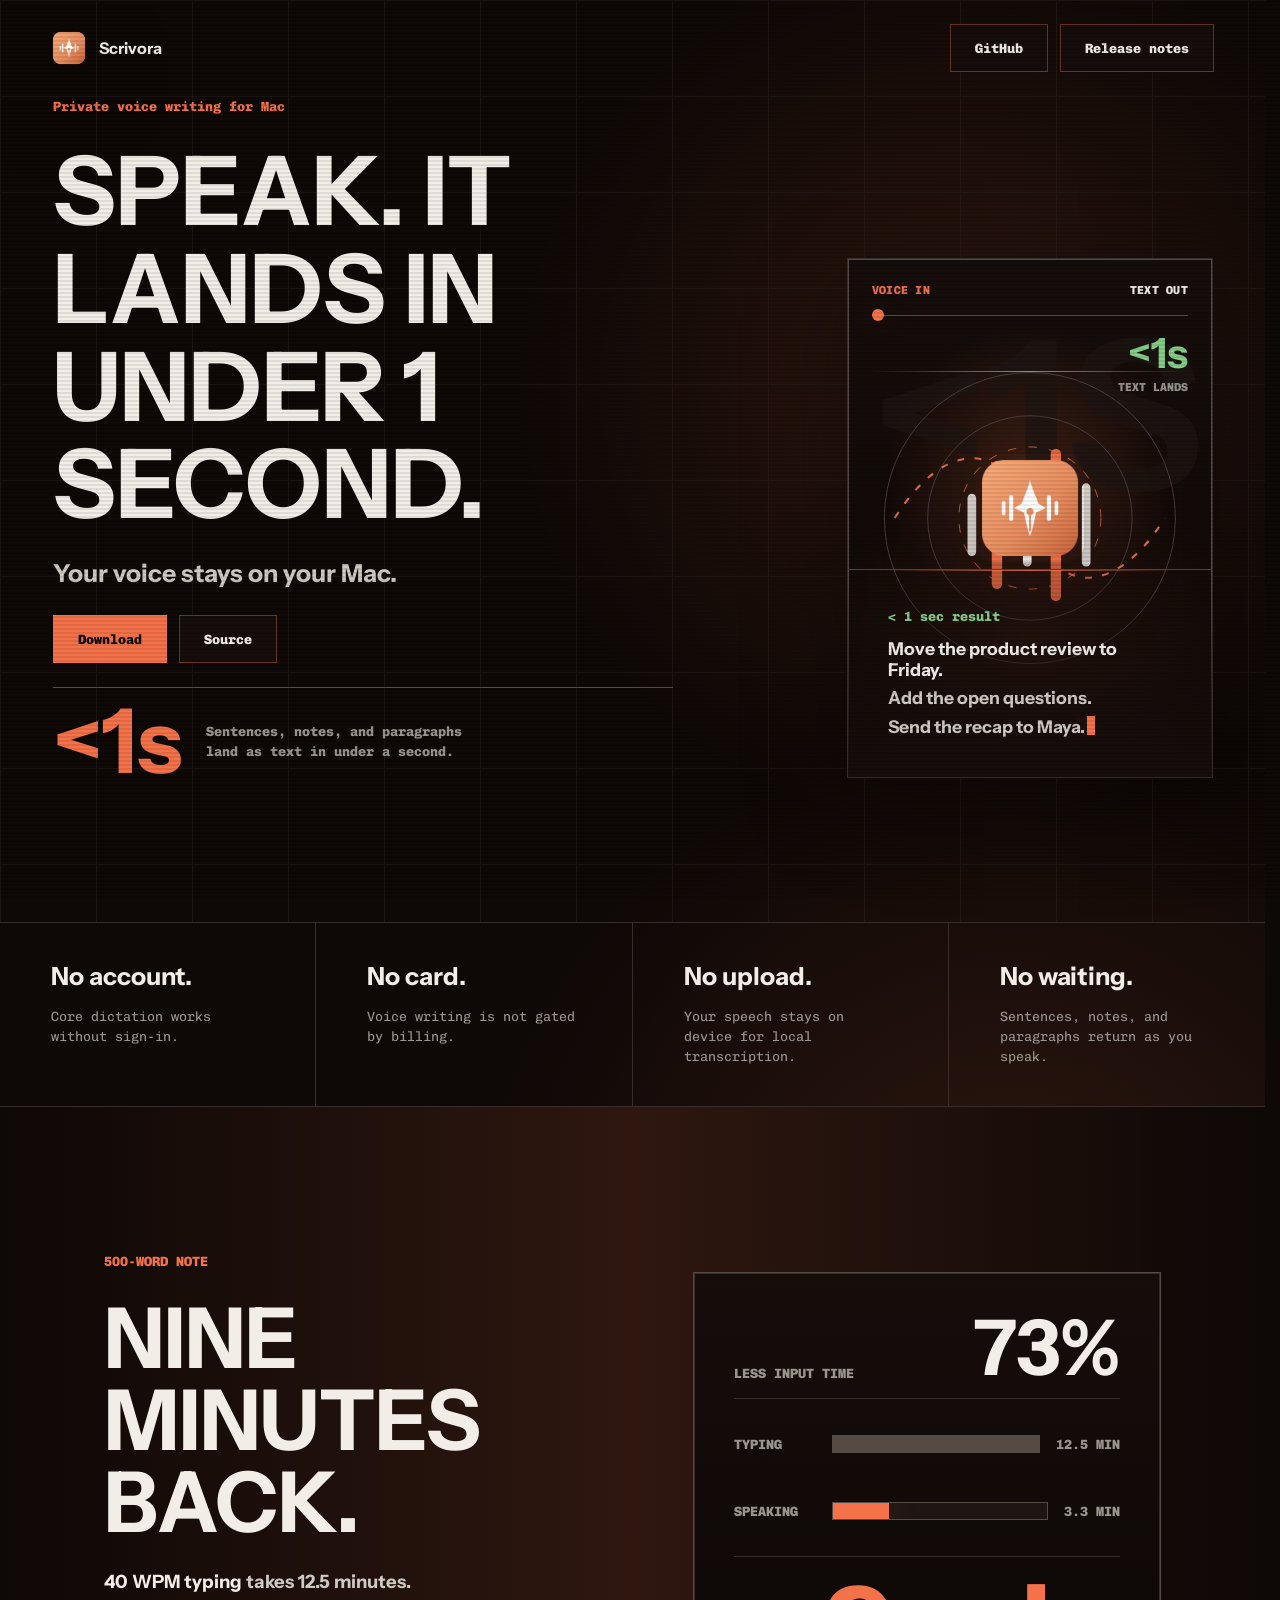
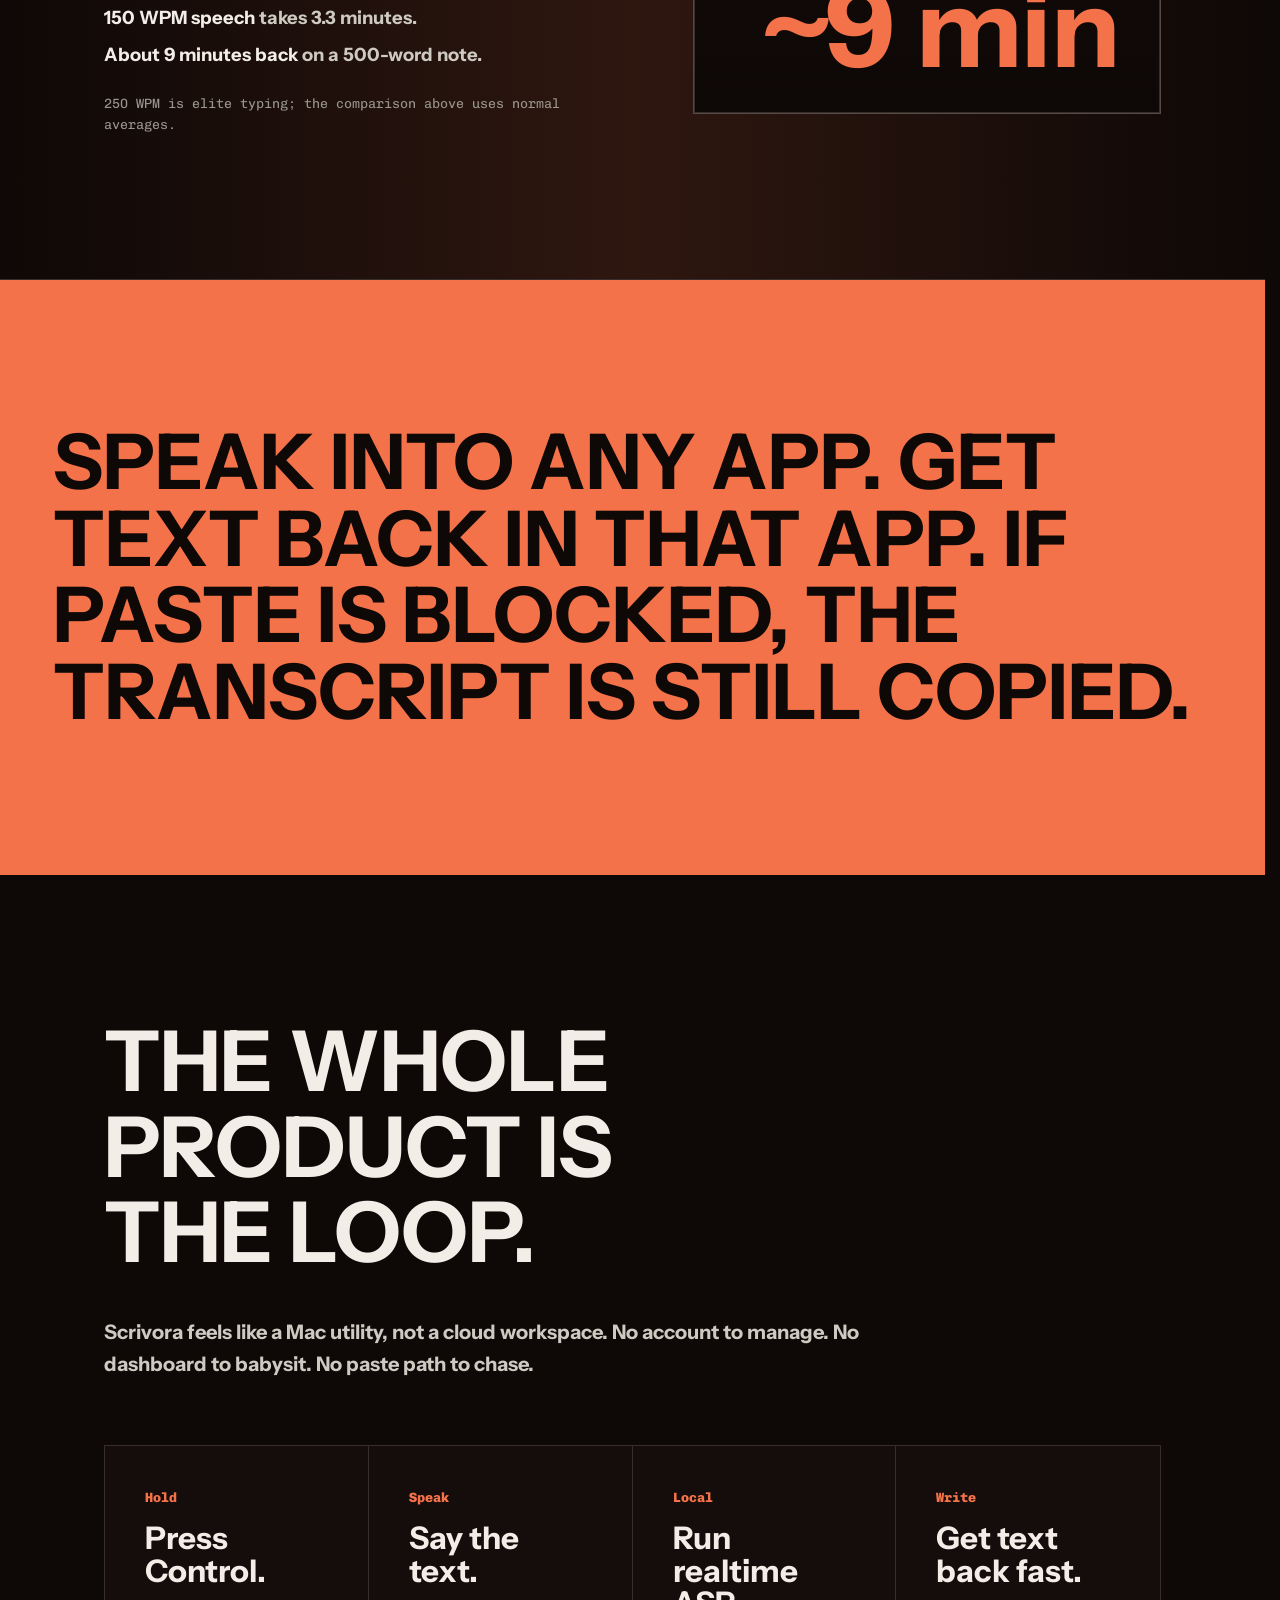
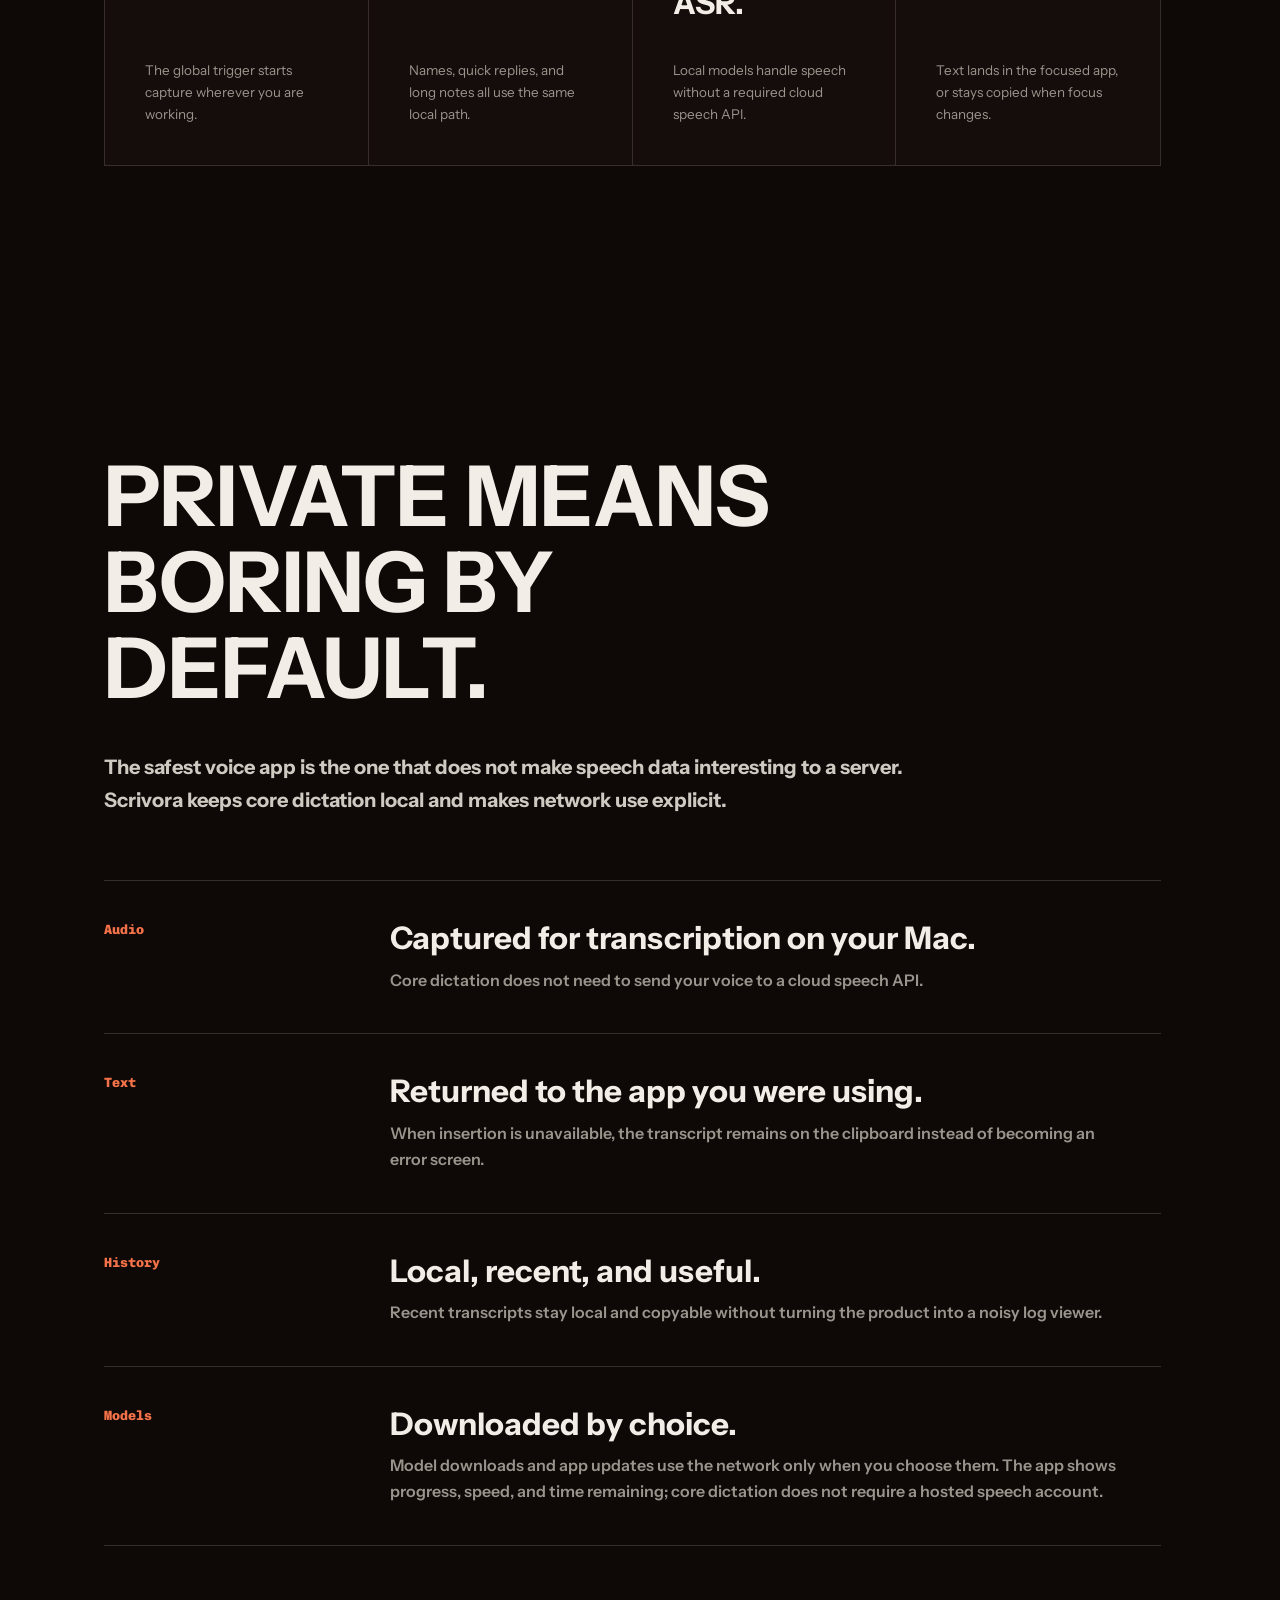
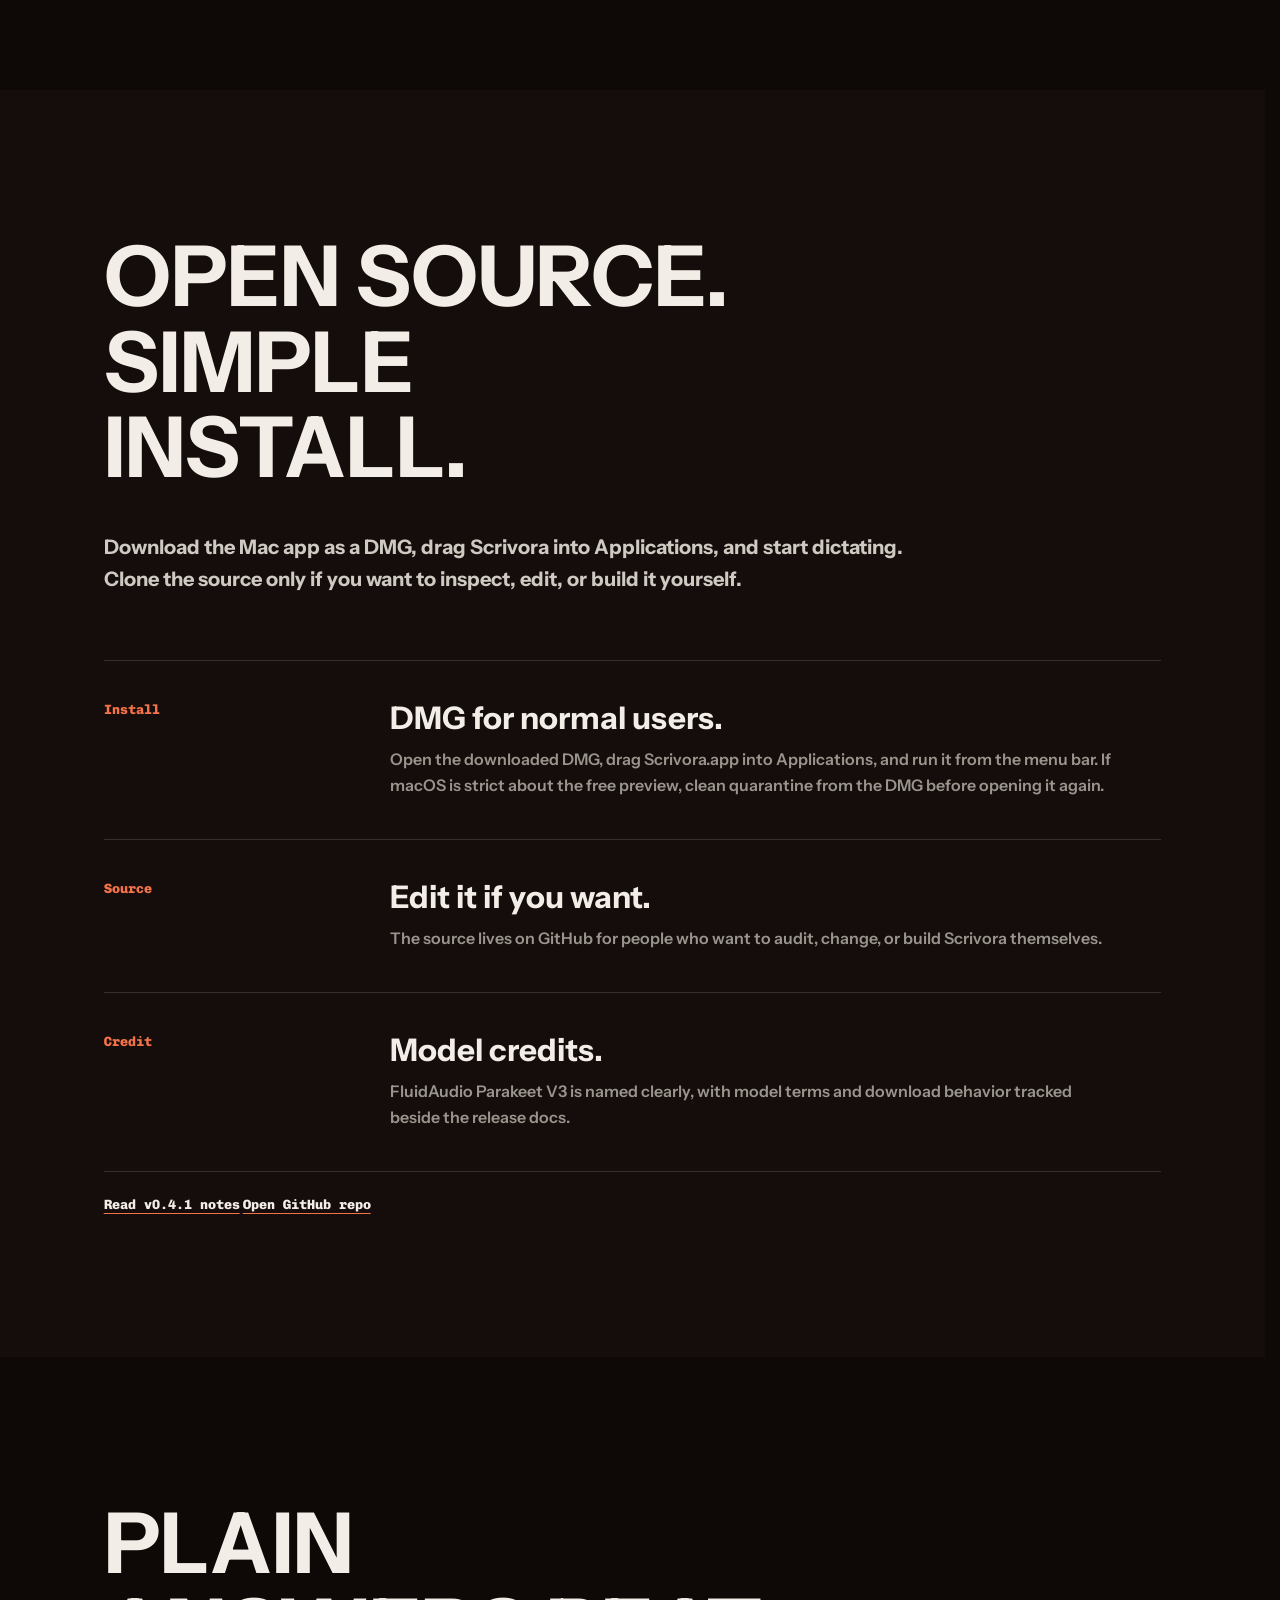
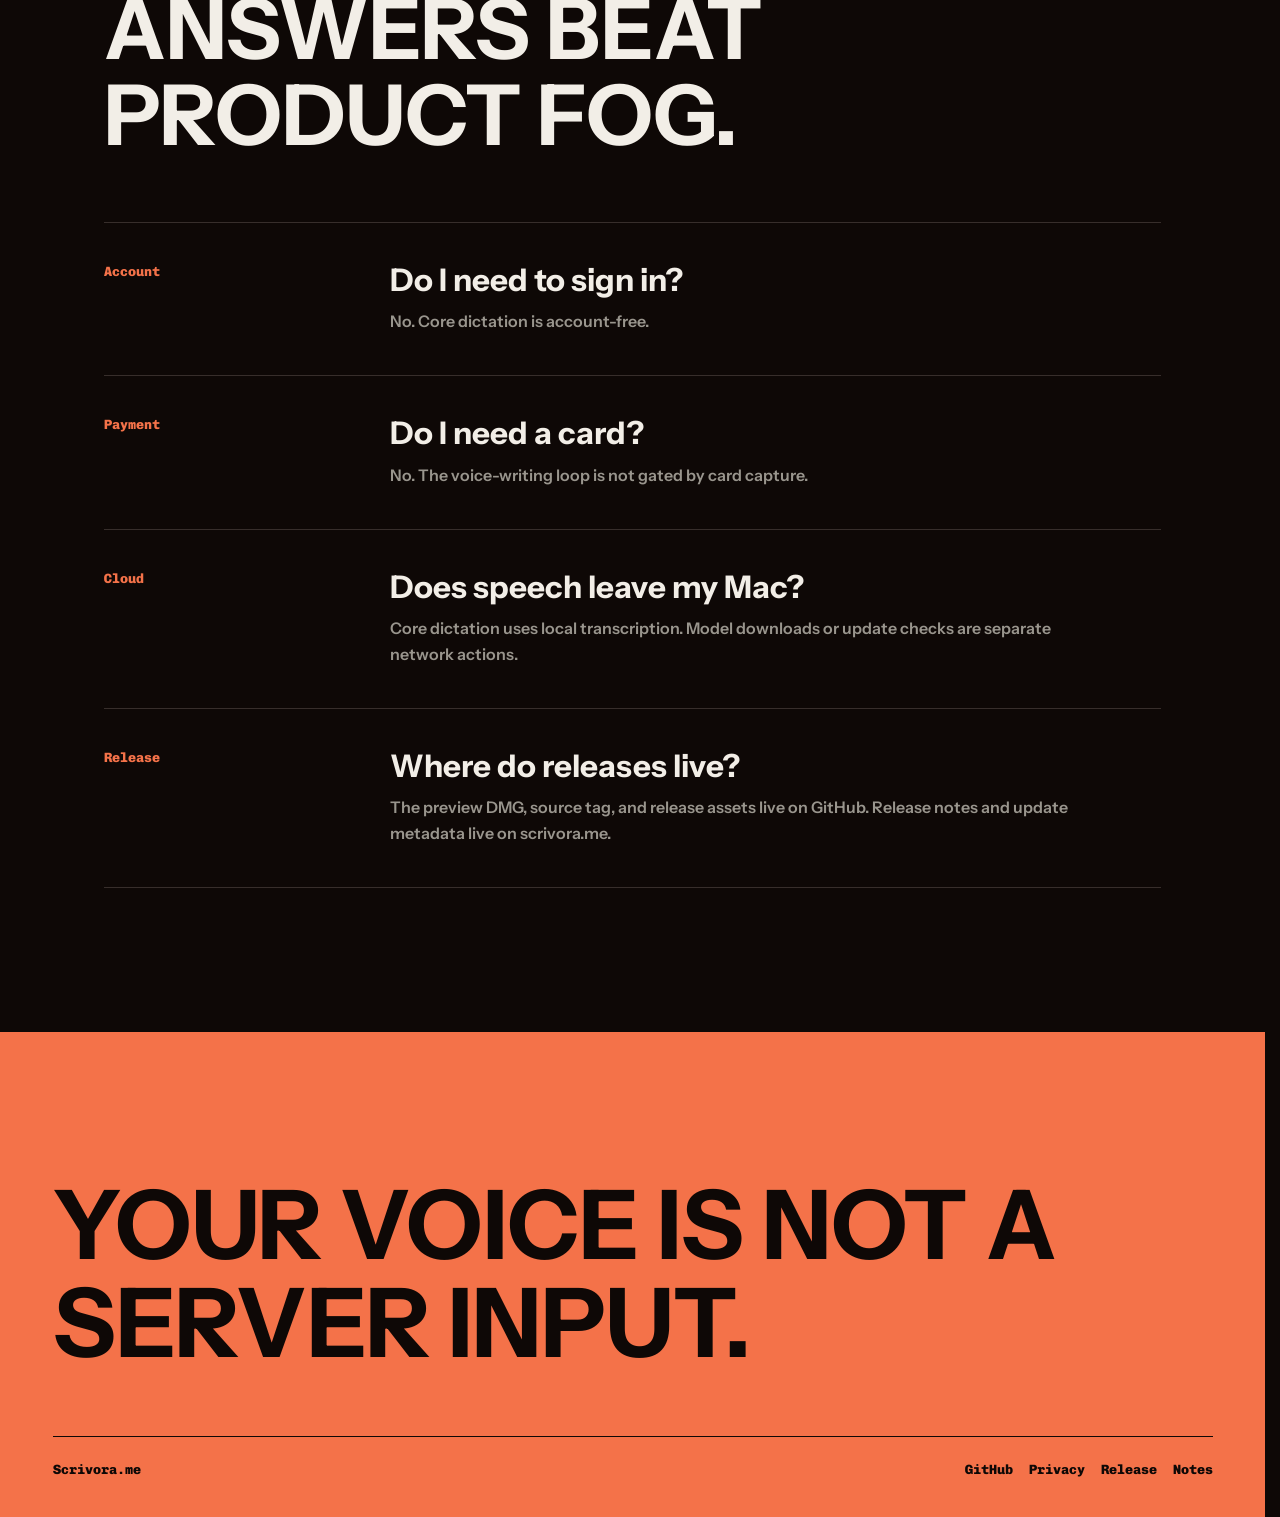
<file: index.html>
<!doctype html>
<html lang="en">
<head>
  <meta charset="utf-8">
  <meta name="viewport" content="width=device-width, initial-scale=1, viewport-fit=cover">
  <title>Scrivora - Private Voice Writing for Mac</title>
  <meta name="description" content="Scrivora is private voice writing for macOS. No account, no card, no cloud speech API. Hold Control, speak, and text lands in under a second.">
  <meta name="theme-color" content="#1f1714">
  <meta property="og:title" content="Scrivora">
  <meta property="og:description" content="Everything private. Nothing leaves your device for core dictation. No account. No card.">
  <meta property="og:type" content="website">
  <meta property="og:url" content="https://scrivora.me/">
  <meta property="og:image" content="https://scrivora.me/Assets/ScrivoraIcon.png">
  <meta name="twitter:card" content="summary">
  <link rel="canonical" href="https://scrivora.me/">
  <link rel="icon" href="/Assets/ScrivoraIcon.png">
  <link rel="apple-touch-icon" href="/Assets/ScrivoraIcon.png">
  <link rel="manifest" href="/site.webmanifest">
  <link rel="stylesheet" href="/tokens.css">
  <style>
    /* Hallmark · pre-emit critique: P5 H4 E5 S5 R5 V4
     * Hallmark · macrostructure: Manifesto · tone: austere technical · anchor hue: terracotta · nav: N9 · footer: Ft5
     */
    @import url("https://fonts.googleapis.com/css2?family=Chivo+Mono:wght@400;600;700;800&family=Instrument+Sans:wght@400;500;600;700;800;900&display=swap");

    * {
      box-sizing: border-box;
    }

    html,
    body {
      overflow-x: clip;
      background: var(--color-paper);
      color: var(--color-ink);
    }

    html {
      scroll-behavior: smooth;
      scrollbar-gutter: stable;
    }

    body {
      min-width: 320px;
      margin: 0;
      background: var(--gradient-page), var(--color-paper);
      font-family: var(--font-body);
      letter-spacing: 0;
      text-rendering: optimizeLegibility;
      -webkit-font-smoothing: antialiased;
    }

    body::before {
      content: "";
      position: fixed;
      inset: 0;
      z-index: 20;
      pointer-events: none;
      background: var(--pattern-scanline);
      opacity: 0.42;
    }

    ::selection {
      background: var(--color-accent);
      color: var(--color-paper);
    }

    a {
      color: inherit;
    }

    img,
    svg {
      display: block;
      max-width: 100%;
    }

    h1,
    h2,
    h3,
    p {
      margin: 0;
    }

    h1,
    h2,
    h3 {
      min-width: 0;
      overflow-wrap: anywhere;
      font-family: var(--font-display);
      font-style: normal;
      font-weight: 900;
      letter-spacing: 0;
    }

    p {
      color: var(--color-ink-soft);
      font-size: var(--text-base);
      line-height: 1.62;
    }

    .skip-link {
      position: absolute;
      inset-block-start: var(--space-md);
      inset-inline-start: var(--space-md);
      z-index: 40;
      transform: translateY(-160%);
      padding: var(--space-sm) var(--space-md);
      border: var(--rule-hair) solid var(--color-rule-strong);
      background: var(--color-paper);
      color: var(--color-ink);
      font-family: var(--font-mono);
      font-size: var(--text-sm);
      text-decoration: none;
      transition: transform var(--dur-short) var(--ease-out);
    }

    .skip-link:focus {
      transform: translateY(0);
      outline: 2px solid var(--color-accent);
      outline-offset: 3px;
    }

    .nav-edge {
      position: absolute;
      inset-block-start: 0;
      inset-inline: 0;
      z-index: 10;
      display: flex;
      align-items: center;
      justify-content: space-between;
      gap: var(--space-lg);
      padding: var(--space-lg) var(--page-gutter);
    }

    .wordmark {
      display: inline-flex;
      align-items: center;
      gap: var(--space-sm);
      color: var(--color-ink);
      font-family: var(--font-display);
      font-weight: 900;
      text-decoration: none;
      white-space: nowrap;
    }

    .wordmark:hover,
    .wordmark:focus-visible,
    .foot-links a:hover,
    .foot-links a:focus-visible {
      color: var(--color-accent);
      outline: 0;
    }

    .wordmark:focus-visible,
    .foot-links a:focus-visible {
      outline: 2px solid var(--color-accent);
      outline-offset: 4px;
    }

    .wordmark:active,
    .foot-links a:active {
      color: var(--color-accent-strong);
    }

    .wordmark img {
      width: 36px;
      height: 36px;
      border-radius: var(--radius-sm);
      box-shadow: var(--shadow-soft);
    }

    .nav-links {
      display: inline-flex;
      align-items: center;
      gap: var(--space-sm);
    }

    .nav-cta,
    .button,
    .text-link {
      white-space: nowrap;
    }

    .nav-cta,
    .button {
      display: inline-flex;
      align-items: center;
      justify-content: center;
      min-height: 48px;
      padding: 0 var(--space-lg);
      border: var(--rule-hair) solid var(--color-accent-rule);
      background: var(--color-paper-2);
      color: var(--color-ink);
      font-family: var(--font-mono);
      font-size: var(--text-sm);
      font-weight: 800;
      text-decoration: none;
      transition: transform var(--dur-short) var(--ease-out), background-color var(--dur-short) var(--ease-out), border-color var(--dur-short) var(--ease-out);
    }

    .button.primary {
      background: var(--color-accent);
      border-color: var(--color-accent);
      color: var(--color-paper);
    }

    .nav-cta:hover,
    .button:hover,
    .nav-cta:focus-visible,
    .button:focus-visible {
      transform: translateY(-1px);
      border-color: var(--color-accent);
      outline: 0;
    }

    .nav-cta:focus-visible,
    .button:focus-visible,
    .text-link:focus-visible {
      outline: 2px solid var(--color-accent);
      outline-offset: 4px;
    }

    .nav-cta:active,
    .button:active {
      transform: translateY(1px);
    }

    .nav-cta[aria-disabled="true"],
    .button:disabled,
    .button[aria-disabled="true"],
    .text-link[aria-disabled="true"],
    .foot-links a[aria-disabled="true"] {
      color: var(--color-muted);
      cursor: not-allowed;
      background: var(--color-paper-3);
      border-color: var(--color-rule);
      pointer-events: none;
    }

    .hero {
      position: relative;
      min-height: 760px;
      display: grid;
      align-items: end;
      padding: var(--space-3xl) var(--page-gutter) var(--space-4xl);
      background: var(--gradient-hero);
      isolation: isolate;
    }

    .hero::before {
      content: "";
      position: absolute;
      inset: 0;
      z-index: -2;
      background: var(--pattern-grid);
      background-size: 96px 96px;
      opacity: 0.36;
    }

    .hero-layout {
      width: min(100%, var(--page-max));
      margin-inline: auto;
      display: grid;
      grid-template-columns: minmax(0, 1.05fr) minmax(280px, 0.55fr);
      gap: var(--space-3xl);
      align-items: end;
    }

    .hero-copy {
      display: grid;
      gap: var(--space-lg);
    }

    .product-line {
      color: var(--color-accent);
      font-family: var(--font-mono);
      font-size: var(--text-sm);
      font-weight: 800;
    }

    .hero h1 {
      max-width: 10ch;
      color: var(--color-ink);
      font-size: var(--text-display);
      line-height: 1.02;
      text-transform: uppercase;
      overflow-wrap: anywhere;
    }

    .hero-lede {
      max-width: 42ch;
      color: var(--color-ink-soft);
      font-size: clamp(1.15rem, 2vw, 1.55rem);
      font-weight: 700;
      line-height: 1.36;
    }

    .hero-actions {
      display: flex;
      flex-wrap: wrap;
      gap: var(--space-sm);
      align-items: center;
    }

    .hero-proof {
      display: grid;
      grid-template-columns: auto minmax(0, 1fr);
      gap: var(--space-lg);
      align-items: center;
      width: min(100%, 620px);
      padding-block-start: var(--space-md);
      border-block-start: var(--rule-hair) solid var(--color-rule-strong);
    }

    .hero-proof strong {
      color: var(--color-accent);
      font-family: var(--font-display);
      font-size: clamp(3.4rem, 7vw, 6.3rem);
      font-weight: 900;
      line-height: 0.82;
      white-space: nowrap;
    }

    .hero-proof span {
      max-width: 34ch;
      color: var(--color-muted);
      font-family: var(--font-mono);
      font-size: var(--text-sm);
      font-weight: 800;
      line-height: 1.5;
    }

    .privacy-signal {
      position: relative;
      min-height: 520px;
      display: grid;
      align-items: end;
      border: var(--rule-hair) solid var(--color-rule);
      background: linear-gradient(180deg, var(--color-paper-2), var(--color-paper));
      overflow: clip;
      isolation: isolate;
      container-type: inline-size;
      box-shadow: inset 0 0 0 var(--rule-hair) var(--color-rule-strong), var(--shadow-soft);
    }

    .privacy-signal::before {
      content: "";
      position: absolute;
      inset: -24%;
      z-index: -1;
      background:
        radial-gradient(circle at 50% 42%, var(--color-glow), var(--color-transparent) 34%),
        radial-gradient(circle at 50% 70%, var(--color-accent-soft), var(--color-transparent) 42%);
      opacity: 0.82;
      transform: scale(0.82);
      animation: signal-bloom 2.6s var(--ease-in-out) infinite;
    }

    .privacy-signal::after {
      content: "<1S";
      position: absolute;
      inset-inline-start: var(--space-lg);
      inset-block-start: 52px;
      color: var(--color-paper-3);
      font-family: var(--font-display);
      font-size: clamp(5.2rem, 18vw, 13rem);
      font-weight: 900;
      line-height: 1;
      z-index: 0;
      opacity: 0.72;
    }

    .signal-svg {
      position: absolute;
      inset: 0;
      z-index: 1;
      width: 100%;
      height: 100%;
      opacity: 0.95;
    }

    .signal-flow {
      position: absolute;
      inset-block-start: var(--space-lg);
      inset-inline: var(--space-lg);
      z-index: 3;
      min-height: 56px;
      color: var(--color-muted);
      font-family: var(--font-mono);
      font-size: var(--text-xs);
      font-weight: 800;
      letter-spacing: 0.02em;
    }

    .signal-flow span {
      position: absolute;
      inset-block-start: 0;
      text-transform: uppercase;
      white-space: nowrap;
    }

    .signal-flow span:first-child {
      inset-inline-start: 0;
      color: var(--color-accent);
    }

    .signal-flow span:last-child {
      inset-inline-end: 0;
      color: var(--color-ink);
    }

    .signal-flow::before {
      content: "";
      position: absolute;
      inset-inline: 0;
      inset-block-start: 32px;
      height: var(--rule-hair);
      background: var(--color-rule-strong);
    }

    .signal-flow::after {
      content: "";
      position: absolute;
      inset-inline-start: 0;
      inset-block-start: 26px;
      width: 12px;
      height: 12px;
      border-radius: 999px;
      background: var(--color-accent);
      box-shadow: 0 0 32px var(--color-glow);
      animation: flow-travel 1.15s var(--ease-in-out) infinite;
    }

    .signal-ring {
      fill: none;
      stroke: var(--color-rule-strong);
      stroke-width: 1;
    }

    .signal-ring.accent {
      stroke: var(--color-accent);
      stroke-dasharray: 10 14;
      animation: signal-dash 4.8s linear infinite;
      transform-origin: center;
    }

    .signal-path {
      fill: none;
      stroke: var(--color-accent);
      stroke-width: 2.4;
      stroke-dasharray: 8 12;
      filter: drop-shadow(0 0 18px var(--color-glow));
      animation: route-dash 1.6s linear infinite;
    }

    .signal-bars rect {
      fill: var(--color-ink);
      transform-origin: center;
      animation: bar-pulse 640ms var(--ease-in-out) infinite;
    }

    .signal-bars rect:nth-child(2n) {
      fill: var(--color-accent);
      animation-delay: 180ms;
    }

    .signal-sweep {
      position: absolute;
      inset-inline: var(--space-lg);
      inset-block-start: 112px;
      z-index: 2;
      height: var(--rule-hair);
      background: linear-gradient(90deg, var(--color-transparent), var(--color-accent), var(--color-transparent));
      opacity: 0.92;
      filter: drop-shadow(0 0 18px var(--color-glow));
      animation: scan-sweep 1.15s var(--ease-in-out) infinite;
    }

    .signal-metric {
      position: absolute;
      inset-inline-end: var(--space-lg);
      inset-block-start: 76px;
      z-index: 3;
      display: grid;
      gap: var(--space-xs);
      justify-items: end;
      color: var(--color-ink);
      font-family: var(--font-mono);
      font-weight: 800;
      text-align: end;
    }

    .signal-metric strong {
      color: var(--color-device);
      font-family: var(--font-display);
      font-size: clamp(2.6rem, 9cqw, 4.8rem);
      line-height: 0.88;
    }

    .signal-metric span {
      color: var(--color-muted);
      font-size: var(--text-xs);
      text-transform: uppercase;
    }

    .signal-mark {
      position: absolute;
      inset-block-start: 48%;
      inset-inline-start: 50%;
      z-index: 2;
      width: 108px;
      height: 108px;
      transform: translate(-50%, -50%);
      border-radius: var(--radius-lg);
      box-shadow: var(--shadow-soft);
      animation: mark-float 2.2s var(--ease-in-out) infinite;
    }

    .signal-output {
      position: relative;
      z-index: 2;
      display: grid;
      gap: var(--space-md);
      padding: var(--space-xl);
      border-block-start: var(--rule-hair) solid var(--color-rule-strong);
      background: linear-gradient(180deg, var(--color-transparent), var(--color-paper-2));
    }

    .signal-output::before {
      content: "";
      position: absolute;
      inset-inline: var(--space-xl);
      inset-block-start: 0;
      height: var(--rule-hair);
      background: linear-gradient(90deg, var(--color-transparent), var(--color-accent), var(--color-transparent));
      opacity: 0.82;
      transform-origin: left;
      animation: output-write 1.6s var(--ease-in-out) infinite;
    }

    .latency-chip {
      width: fit-content;
      color: var(--color-device);
      font-family: var(--font-mono);
      font-size: var(--text-sm);
      font-weight: 800;
      line-height: 1;
    }

    .result-words {
      display: grid;
      gap: 0.4em;
      max-width: 34ch;
      color: var(--color-ink);
      font-size: clamp(1.1rem, 3.8cqw, 1.55rem);
      font-weight: 900;
      line-height: 1.18;
    }

    .result-line {
      display: block;
      overflow: hidden;
    }

    .result-line > span {
      display: inline-block;
      opacity: 0;
      clip-path: inset(0 100% 0 0);
      transform: translateY(12px);
      animation: line-write 680ms var(--ease-out) forwards;
    }

    .result-line:nth-child(2) > span {
      animation-delay: 420ms;
    }

    .result-line:nth-child(3) > span {
      animation-delay: 820ms;
    }

    .result-caret {
      display: inline-block;
      width: 0.42em;
      height: 1.08em;
      margin-inline-start: 0.14em;
      background: var(--color-accent);
      box-shadow: 0 0 22px var(--color-glow);
      vertical-align: -0.14em;
      animation: caret-blink 900ms steps(2, start) infinite;
    }

    .result-line:nth-child(2),
    .result-line:nth-child(3) {
      color: var(--color-ink-soft);
    }

    .promise-strip {
      display: grid;
      grid-template-columns: repeat(4, minmax(0, 1fr));
      border-block: var(--rule-hair) solid var(--color-rule);
    }

    .promise-cell {
      min-height: 160px;
      padding: var(--space-xl) var(--page-gutter);
      border-inline-end: var(--rule-hair) solid var(--color-rule);
    }

    .promise-cell:last-child {
      border-inline-end: 0;
    }

    .promise-cell strong {
      display: block;
      color: var(--color-ink);
      font-size: var(--text-lg);
      line-height: 1.08;
    }

    .promise-cell span {
      display: block;
      margin-block-start: var(--space-md);
      color: var(--color-muted);
      font-family: var(--font-mono);
      font-size: var(--text-sm);
      line-height: 1.5;
    }

    .speed-band {
      border-block-end: var(--rule-hair) solid var(--color-rule);
      background:
        linear-gradient(90deg, var(--color-transparent), var(--color-accent-soft), var(--color-transparent)),
        var(--color-paper);
    }

    .speed-layout {
      width: min(100%, var(--page-max));
      margin-inline: auto;
      padding: var(--space-4xl) var(--page-gutter);
      display: grid;
      grid-template-columns: minmax(0, 0.76fr) minmax(320px, 0.72fr);
      gap: var(--space-3xl);
      align-items: center;
    }

    .speed-copy {
      display: grid;
      gap: var(--space-lg);
    }

    .speed-kicker {
      color: var(--color-accent);
      font-family: var(--font-mono);
      font-size: var(--text-sm);
      font-weight: 800;
      text-transform: uppercase;
    }

    .speed-copy h2 {
      max-width: 11ch;
      color: var(--color-ink);
      font-size: var(--text-display-s);
      line-height: 0.98;
      text-transform: uppercase;
      overflow-wrap: anywhere;
    }

    .speed-copy > p:not(.speed-kicker):not(.speed-note) {
      max-width: 44ch;
      color: var(--color-ink-soft);
      font-size: clamp(1rem, 1.6vw, 1.15rem);
      font-weight: 700;
      line-height: 1.55;
    }

    .speed-summary {
      display: grid;
      gap: var(--space-xs);
    }

    .speed-summary span {
      display: block;
    }

    .speed-summary strong {
      color: var(--color-ink);
      font-weight: 900;
    }

    .speed-note {
      max-width: 58ch;
      color: var(--color-muted);
      font-family: var(--font-mono);
      font-size: var(--text-sm);
      line-height: 1.55;
    }

    .speed-visual {
      display: grid;
      gap: var(--space-lg);
      padding: var(--space-xl);
      border: var(--rule-hair) solid var(--color-rule-strong);
      background: linear-gradient(180deg, var(--color-paper-2), var(--color-paper));
      box-shadow: inset 0 0 0 var(--rule-hair) var(--color-rule);
    }

    .speed-visual-head {
      display: grid;
      grid-template-columns: minmax(0, 1fr) auto;
      gap: var(--space-md);
      align-items: end;
      padding-block-end: var(--space-md);
      border-block-end: var(--rule-hair) solid var(--color-rule);
    }

    .speed-visual-head span,
    .speed-meter-label,
    .speed-meter-time,
    .speed-save span {
      color: var(--color-muted);
      font-family: var(--font-mono);
      font-size: var(--text-sm);
      font-weight: 800;
      line-height: 1.35;
      text-transform: uppercase;
    }

    .speed-visual-head strong {
      color: var(--color-ink);
      font-size: clamp(2.6rem, 6vw, 5.4rem);
      font-weight: 900;
      line-height: 0.9;
      white-space: nowrap;
    }

    .speed-meter {
      display: grid;
      grid-template-columns: minmax(82px, 0.26fr) minmax(0, 1fr) auto;
      gap: var(--space-md);
      align-items: center;
      padding-block: var(--space-sm);
    }

    .speed-track {
      position: relative;
      min-width: 0;
      height: 18px;
      border: var(--rule-hair) solid var(--color-rule-strong);
      background: var(--color-paper-3);
      overflow: clip;
    }

    .speed-fill {
      position: absolute;
      inset-block: 0;
      inset-inline-start: 0;
      background: var(--color-rule-strong);
      transform-origin: left center;
      animation: speed-fill 1.2s var(--ease-out) both;
    }

    .speed-fill.typing {
      width: 100%;
    }

    .speed-fill.voice {
      width: 26%;
      background: var(--color-accent);
      box-shadow: 0 0 28px var(--color-glow);
    }

    .speed-save {
      display: flex;
      justify-content: flex-end;
      padding-block-start: var(--space-lg);
      border-block-start: var(--rule-hair) solid var(--color-rule);
      text-align: end;
    }

    .speed-save strong {
      color: var(--color-accent);
      font-size: clamp(3.8rem, 9vw, 7rem);
      font-weight: 900;
      line-height: 0.82;
      white-space: nowrap;
    }

    .speed-save span {
      color: var(--color-ink-soft);
    }

    .claim {
      padding: var(--space-4xl) var(--page-gutter);
      background: var(--color-accent);
      color: var(--color-paper);
    }

    .claim p {
      width: min(100%, var(--page-max));
      margin-inline: auto;
      color: var(--color-paper);
      font-size: clamp(2rem, 6vw, 5rem);
      font-weight: 900;
      line-height: 1;
      min-width: 0;
      overflow-wrap: anywhere;
      text-transform: uppercase;
    }

    .section {
      width: min(100%, var(--page-max));
      margin-inline: auto;
      padding: var(--space-4xl) var(--page-gutter);
    }

    .section h2 {
      max-width: 12ch;
      color: var(--color-ink);
      font-size: var(--text-display-s);
      line-height: 1.02;
      text-transform: uppercase;
    }

    .section-intro {
      max-width: 60ch;
      margin-block-start: var(--space-xl);
      font-size: var(--text-md);
      font-weight: 700;
    }

    .workflow {
      display: grid;
      gap: var(--space-2xl);
    }

    .workflow-list {
      display: grid;
      grid-template-columns: repeat(4, minmax(0, 1fr));
      border: var(--rule-hair) solid var(--color-rule);
      background: var(--color-paper-2);
    }

    .workflow-step {
      min-height: 260px;
      padding: var(--space-xl);
      border-inline-end: var(--rule-hair) solid var(--color-rule);
      display: flex;
      flex-direction: column;
      justify-content: space-between;
      gap: var(--space-xl);
    }

    .workflow-step:last-child {
      border-inline-end: 0;
    }

    .workflow-step span {
      color: var(--color-accent);
      font-family: var(--font-mono);
      font-size: var(--text-sm);
      font-weight: 800;
    }

    .workflow-step h3 {
      margin-block-start: var(--space-md);
      color: var(--color-ink);
      font-size: var(--text-xl);
      line-height: 1.05;
    }

    .workflow-step p {
      color: var(--color-muted);
      font-size: var(--text-sm);
    }

    .privacy-table,
    .release-table,
    .faq-table {
      margin-block-start: var(--space-2xl);
      border-block-start: var(--rule-hair) solid var(--color-rule);
    }

    .privacy-row,
    .release-row,
    .faq-row {
      display: grid;
      grid-template-columns: minmax(130px, 0.32fr) minmax(0, 1fr);
      gap: var(--space-xl);
      padding-block: var(--space-xl);
      border-block-end: var(--rule-hair) solid var(--color-rule);
    }

    .privacy-row strong,
    .release-row strong,
    .faq-row strong {
      color: var(--color-accent);
      font-family: var(--font-mono);
      font-size: var(--text-sm);
      font-weight: 800;
    }

    .privacy-row h3,
    .release-row h3,
    .faq-row h3 {
      color: var(--color-ink);
      font-size: var(--text-xl);
      line-height: 1.1;
    }

    .privacy-row p,
    .release-row p,
    .faq-row p {
      max-width: 66ch;
      margin-block-start: var(--space-sm);
      color: var(--color-muted);
      font-weight: 600;
    }

    .release-band {
      background: var(--color-paper-2);
    }

    .text-link {
      display: inline-flex;
      width: fit-content;
      margin-block-start: var(--space-lg);
      color: var(--color-ink);
      font-family: var(--font-mono);
      font-size: var(--text-sm);
      font-weight: 800;
      text-decoration: underline;
      text-decoration-color: var(--color-accent);
      text-underline-offset: 0.3em;
    }

    .text-link:hover {
      color: var(--color-accent);
      text-decoration-color: var(--color-ink);
    }

    .text-link:active {
      color: var(--color-accent-strong);
    }

    .foot-stmt {
      padding: var(--space-4xl) var(--page-gutter) var(--space-xl);
      background: var(--color-accent);
      color: var(--color-paper);
    }

    .foot-inner {
      width: min(100%, var(--page-max));
      margin-inline: auto;
      display: grid;
      gap: var(--space-2xl);
    }

    .foot-line {
      max-width: 26ch;
      color: var(--color-paper);
      font-family: var(--font-display);
      font-size: clamp(2.6rem, 8vw, 6rem);
      font-weight: 900;
      line-height: 1.02;
      min-width: 0;
      overflow-wrap: anywhere;
      text-transform: uppercase;
    }

    .foot-meta {
      display: flex;
      align-items: center;
      justify-content: space-between;
      gap: var(--space-lg);
      padding-block-start: var(--space-lg);
      border-block-start: var(--rule-hair) solid var(--color-paper);
      color: var(--color-paper);
      font-family: var(--font-mono);
      font-size: var(--text-sm);
      font-weight: 800;
    }

    .foot-links {
      display: flex;
      flex-wrap: wrap;
      gap: var(--space-md);
    }

    .foot-links a {
      color: inherit;
      text-decoration: none;
      white-space: nowrap;
    }

    @keyframes signal-dash {
      to {
        transform: rotate(360deg);
      }
    }

    @keyframes signal-bloom {
      0%, 100% {
        opacity: 0.52;
        transform: scale(0.82);
      }

      50% {
        opacity: 0.94;
        transform: scale(1);
      }
    }

    @keyframes flow-travel {
      0% {
        opacity: 0.12;
        transform: translateX(0) scale(0.7);
      }

      18% {
        opacity: 1;
      }

      82% {
        opacity: 1;
      }

      100% {
        opacity: 0.18;
        transform: translateX(calc(100cqw - 12px)) scale(1);
      }
    }

    @keyframes scan-sweep {
      0%, 100% {
        opacity: 0.22;
        transform: translateY(0) scaleX(0.2);
      }

      50% {
        opacity: 0.95;
        transform: translateY(212px) scaleX(1);
      }
    }

    @keyframes route-dash {
      to {
        stroke-dashoffset: -120;
      }
    }

    @keyframes bar-pulse {
      0%, 100% {
        transform: scaleY(0.48);
        opacity: 0.58;
      }
      50% {
        transform: scaleY(1);
        opacity: 1;
      }
    }

    @keyframes mark-float {
      0%, 100% {
        transform: translate(-50%, -50%) translateY(0);
      }

      50% {
        transform: translate(-50%, -50%) translateY(-8px);
      }
    }

    @keyframes speed-fill {
      from {
        opacity: 0.58;
        transform: scaleX(0.04);
      }

      to {
        opacity: 1;
        transform: scaleX(1);
      }
    }

    @keyframes output-write {
      0%, 100% {
        opacity: 0.2;
        transform: scaleX(0.18);
      }

      48%, 62% {
        opacity: 0.92;
        transform: scaleX(1);
      }
    }

    @keyframes line-write {
      0% {
        opacity: 0;
        clip-path: inset(0 100% 0 0);
        transform: translateY(12px);
      }

      62% {
        opacity: 1;
        clip-path: inset(0 0 0 0);
        transform: translateY(0);
      }

      100% {
        opacity: 1;
        clip-path: inset(0 0 0 0);
        transform: translateY(0);
      }
    }

    @keyframes caret-blink {
      0%, 48% {
        opacity: 1;
      }

      49%, 100% {
        opacity: 0;
      }
    }

    @media (max-width: 64rem) {
      .hero {
        min-height: auto;
      }

      .hero-layout {
        grid-template-columns: minmax(0, 1fr);
        gap: var(--space-2xl);
      }

      .privacy-signal {
        min-height: 420px;
      }

      .promise-strip,
      .workflow-list {
        grid-template-columns: repeat(2, minmax(0, 1fr));
      }

      .speed-layout {
        grid-template-columns: minmax(0, 1fr);
        gap: var(--space-2xl);
      }

      .promise-cell:nth-child(2),
      .workflow-step:nth-child(2) {
        border-inline-end: 0;
      }

      .promise-cell:nth-child(1),
      .promise-cell:nth-child(2),
      .workflow-step:nth-child(1),
      .workflow-step:nth-child(2) {
        border-block-end: var(--rule-hair) solid var(--color-rule);
      }
    }

    @media (max-width: 42rem) {
      .nav-edge {
        padding-block: var(--space-md);
      }

      .nav-links {
        flex-wrap: wrap;
        justify-content: flex-end;
      }

      .wordmark span {
        display: none;
      }

      .nav-cta {
        min-height: 44px;
        padding-inline: var(--space-md);
      }

      .hero {
        padding-block-start: var(--space-3xl);
        padding-block-end: var(--space-4xl);
      }

      .hero h1 {
        font-size: clamp(2.75rem, 12vw, 3.6rem);
      }

      .privacy-signal {
        min-height: 420px;
      }

      .speed-layout {
        padding-block: var(--space-3xl);
      }

      .speed-copy h2 {
        font-size: clamp(2.4rem, 11vw, 3.5rem);
      }

      .speed-visual {
        padding: var(--space-lg);
      }

      .speed-visual-head,
      .speed-meter,
      .speed-save {
        grid-template-columns: minmax(0, 1fr);
        align-items: start;
      }

      .speed-visual-head strong,
      .speed-save strong {
        white-space: normal;
      }

      .hero-proof {
        grid-template-columns: minmax(0, 1fr);
        gap: var(--space-sm);
      }

      .promise-strip,
      .workflow-list {
        grid-template-columns: minmax(0, 1fr);
      }

      .promise-cell,
      .workflow-step,
      .promise-cell:nth-child(2),
      .workflow-step:nth-child(2) {
        min-height: auto;
        border-inline-end: 0;
        border-block-end: var(--rule-hair) solid var(--color-rule);
      }

      .promise-cell:last-child,
      .workflow-step:last-child {
        border-block-end: 0;
      }

      .claim p,
      .section h2,
      .foot-line {
        overflow-wrap: anywhere;
      }

      .section {
        padding-block: var(--space-3xl);
      }

      .privacy-row,
      .release-row,
      .faq-row {
        grid-template-columns: minmax(0, 1fr);
        gap: var(--space-sm);
      }

      .foot-meta {
        align-items: flex-start;
        flex-direction: column;
      }
    }

    @media (prefers-reduced-motion: reduce) {
      *,
      *::before,
      *::after {
        animation-duration: 150ms !important;
        animation-iteration-count: 1 !important;
        transition-duration: 150ms !important;
      }
    }
  </style>
</head>
<body>
  <a class="skip-link" href="#main">Skip to content</a>

  <header class="nav-edge" aria-label="Primary navigation">
    <a class="wordmark" href="/" aria-label="Scrivora home">
      <img src="/Assets/ScrivoraIcon.png" alt="" width="72" height="72">
      <span>Scrivora</span>
    </a>
    <nav class="nav-links" aria-label="Site links">
      <a class="nav-cta" href="https://github.com/rebel0789/scrivora">GitHub</a>
      <a class="nav-cta" href="/releases/v0.4.1.html">Release notes</a>
    </nav>
  </header>

  <main id="main">
    <section class="hero" aria-labelledby="hero-title">
      <div class="hero-layout">
        <div class="hero-copy">
          <p class="product-line">Private voice writing for Mac</p>
          <h1 id="hero-title">Speak. It lands in under 1 second.</h1>
          <p class="hero-lede">Your voice stays on your Mac.</p>
          <div class="hero-actions" aria-label="Get Scrivora">
            <a class="button primary" href="https://github.com/rebel0789/scrivora/releases/download/v0.4.1/Scrivora-0.4.1-preview-unnotarized.dmg">Download</a>
            <a class="button" href="https://github.com/rebel0789/scrivora">Source</a>
          </div>
          <div class="hero-proof" aria-label="Under one second local dictation proof">
            <strong>&lt;1s</strong>
            <span>Sentences, notes, and paragraphs land as text in under a second.</span>
          </div>
        </div>

        <div class="privacy-signal" aria-label="Scrivora local voice signal">
          <div class="signal-flow" aria-hidden="true">
            <span>Voice in</span>
            <span>Text out</span>
          </div>
          <div class="signal-sweep" aria-hidden="true"></div>
          <div class="signal-metric" aria-hidden="true">
            <strong>&lt;1s</strong>
            <span>text lands</span>
          </div>
          <svg class="signal-svg" viewBox="0 0 420 420" aria-hidden="true">
            <circle class="signal-ring" cx="210" cy="210" r="168"></circle>
            <circle class="signal-ring" cx="210" cy="210" r="118"></circle>
            <circle class="signal-ring accent" cx="210" cy="210" r="82"></circle>
            <path class="signal-path" d="M54 210 C112 118 182 118 210 210 C238 302 308 302 366 210"></path>
            <g class="signal-bars" transform="translate(138 130)">
              <rect x="0" y="52" width="10" height="72" rx="5"></rect>
              <rect x="28" y="14" width="12" height="148" rx="6"></rect>
              <rect x="64" y="40" width="10" height="96" rx="5"></rect>
              <rect x="96" y="0" width="12" height="176" rx="6"></rect>
              <rect x="132" y="40" width="10" height="96" rx="5"></rect>
            </g>
          </svg>
          <img class="signal-mark" src="/Assets/ScrivoraIcon.png" alt="" width="184" height="184">
          <div class="signal-output">
            <span class="latency-chip">&lt; 1 sec result</span>
            <p class="result-words" aria-label="Move the product review to Friday. Add the open questions. Send the recap to Maya.">
              <span class="result-line"><span>Move the product review to Friday.</span></span>
              <span class="result-line"><span>Add the open questions.</span></span>
              <span class="result-line"><span>Send the recap to Maya.<i class="result-caret" aria-hidden="true"></i></span></span>
            </p>
          </div>
        </div>
      </div>
    </section>

    <section class="promise-strip" aria-label="Scrivora privacy promises">
      <div class="promise-cell"><strong>No account.</strong><span>Core dictation works without sign-in.</span></div>
      <div class="promise-cell"><strong>No card.</strong><span>Voice writing is not gated by billing.</span></div>
      <div class="promise-cell"><strong>No upload.</strong><span>Your speech stays on device for local transcription.</span></div>
      <div class="promise-cell"><strong>No waiting.</strong><span>Sentences, notes, and paragraphs return as you speak.</span></div>
    </section>

    <section class="speed-band" aria-labelledby="speed-title">
      <div class="speed-layout">
        <div class="speed-copy">
          <p class="speed-kicker">500-word note</p>
          <h2 id="speed-title">Nine minutes back.</h2>
          <p class="speed-summary">
            <span><strong>40 WPM typing</strong> takes 12.5 minutes.</span>
            <span><strong>150 WPM speech</strong> takes 3.3 minutes.</span>
            <span><strong>About 9 minutes back</strong> on a 500-word note.</span>
          </p>
          <p class="speed-note">250 WPM is elite typing; the comparison above uses normal averages.</p>
        </div>
        <div class="speed-visual" aria-label="Typing versus speech time comparison for 500 words">
          <div class="speed-visual-head">
            <span>Less input time</span>
            <strong>73%</strong>
          </div>
          <div class="speed-meter">
            <span class="speed-meter-label">Typing</span>
            <div class="speed-track" aria-hidden="true">
              <span class="speed-fill typing"></span>
            </div>
            <span class="speed-meter-time">12.5 min</span>
          </div>
          <div class="speed-meter">
            <span class="speed-meter-label">Speaking</span>
            <div class="speed-track" aria-hidden="true">
              <span class="speed-fill voice"></span>
            </div>
            <span class="speed-meter-time">3.3 min</span>
          </div>
          <div class="speed-save">
            <strong>~9 min</strong>
          </div>
        </div>
      </div>
    </section>

    <section class="claim" aria-label="Scrivora product claim">
      <p>Speak into any app. Get text back in that app. If paste is blocked, the transcript is still copied.</p>
    </section>

    <section class="section workflow" aria-labelledby="workflow-title">
      <div>
        <h2 id="workflow-title">The whole product is the loop.</h2>
        <p class="section-intro">Scrivora feels like a Mac utility, not a cloud workspace. No account to manage. No dashboard to babysit. No paste path to chase.</p>
      </div>

      <div class="workflow-list">
        <article class="workflow-step">
          <div>
            <span>Hold</span>
            <h3>Press Control.</h3>
          </div>
          <p>The global trigger starts capture wherever you are working.</p>
        </article>
        <article class="workflow-step">
          <div>
            <span>Speak</span>
            <h3>Say the text.</h3>
          </div>
          <p>Names, quick replies, and long notes all use the same local path.</p>
        </article>
        <article class="workflow-step">
          <div>
            <span>Local</span>
            <h3>Run realtime ASR.</h3>
          </div>
          <p>Local models handle speech without a required cloud speech API.</p>
        </article>
        <article class="workflow-step">
          <div>
            <span>Write</span>
            <h3>Get text back fast.</h3>
          </div>
          <p>Text lands in the focused app, or stays copied when focus changes.</p>
        </article>
      </div>
    </section>

    <section id="privacy" class="section" aria-labelledby="privacy-title">
      <h2 id="privacy-title">Private means boring by default.</h2>
      <p class="section-intro">The safest voice app is the one that does not make speech data interesting to a server. Scrivora keeps core dictation local and makes network use explicit.</p>

      <div class="privacy-table">
        <article class="privacy-row">
          <strong>Audio</strong>
          <div>
            <h3>Captured for transcription on your Mac.</h3>
            <p>Core dictation does not need to send your voice to a cloud speech API.</p>
          </div>
        </article>
        <article class="privacy-row">
          <strong>Text</strong>
          <div>
            <h3>Returned to the app you were using.</h3>
            <p>When insertion is unavailable, the transcript remains on the clipboard instead of becoming an error screen.</p>
          </div>
        </article>
        <article class="privacy-row">
          <strong>History</strong>
          <div>
            <h3>Local, recent, and useful.</h3>
            <p>Recent transcripts stay local and copyable without turning the product into a noisy log viewer.</p>
          </div>
        </article>
        <article class="privacy-row">
          <strong>Models</strong>
          <div>
            <h3>Downloaded by choice.</h3>
            <p>Model downloads and app updates use the network only when you choose them. The app shows progress, speed, and time remaining; core dictation does not require a hosted speech account.</p>
          </div>
        </article>
      </div>

    </section>

    <section id="release" class="release-band">
      <div class="section" aria-labelledby="release-title">
        <h2 id="release-title">Open source. Simple install.</h2>
        <p class="section-intro">Download the Mac app as a DMG, drag Scrivora into Applications, and start dictating. Clone the source only if you want to inspect, edit, or build it yourself.</p>

        <div class="release-table">
          <article class="release-row">
            <strong>Install</strong>
            <div>
              <h3>DMG for normal users.</h3>
              <p>Open the downloaded DMG, drag Scrivora.app into Applications, and run it from the menu bar. If macOS is strict about the free preview, clean quarantine from the DMG before opening it again.</p>
            </div>
          </article>
          <article class="release-row">
            <strong>Source</strong>
            <div>
              <h3>Edit it if you want.</h3>
              <p>The source lives on GitHub for people who want to audit, change, or build Scrivora themselves.</p>
            </div>
          </article>
          <article class="release-row">
            <strong>Credit</strong>
            <div>
              <h3>Model credits.</h3>
              <p>FluidAudio Parakeet V3 is named clearly, with model terms and download behavior tracked beside the release docs.</p>
            </div>
          </article>
        </div>

        <div class="actions">
          <a class="text-link" href="/releases/v0.4.1.html">Read v0.4.1 notes</a>
          <a class="text-link" href="https://github.com/rebel0789/scrivora">Open GitHub repo</a>
        </div>
      </div>
    </section>

    <section class="section" aria-labelledby="details-title">
      <h2 id="details-title">Plain answers beat product fog.</h2>
      <div class="faq-table">
        <article class="faq-row">
          <strong>Account</strong>
          <div>
            <h3>Do I need to sign in?</h3>
            <p>No. Core dictation is account-free.</p>
          </div>
        </article>
        <article class="faq-row">
          <strong>Payment</strong>
          <div>
            <h3>Do I need a card?</h3>
            <p>No. The voice-writing loop is not gated by card capture.</p>
          </div>
        </article>
        <article class="faq-row">
          <strong>Cloud</strong>
          <div>
            <h3>Does speech leave my Mac?</h3>
            <p>Core dictation uses local transcription. Model downloads or update checks are separate network actions.</p>
          </div>
        </article>
        <article class="faq-row">
          <strong>Release</strong>
          <div>
            <h3>Where do releases live?</h3>
            <p>The preview DMG, source tag, and release assets live on GitHub. Release notes and update metadata live on scrivora.me.</p>
          </div>
        </article>
      </div>
    </section>
  </main>

  <footer class="foot-stmt">
    <div class="foot-inner">
      <p class="foot-line">Your voice is not a server input.</p>
      <div class="foot-meta">
        <span>Scrivora.me</span>
        <nav class="foot-links" aria-label="Footer links">
          <a href="https://github.com/rebel0789/scrivora">GitHub</a>
          <a href="#privacy">Privacy</a>
          <a href="#release">Release</a>
          <a href="/releases/v0.4.1.html">Notes</a>
        </nav>
      </div>
    </div>
  </footer>
</body>
</html>
</file>
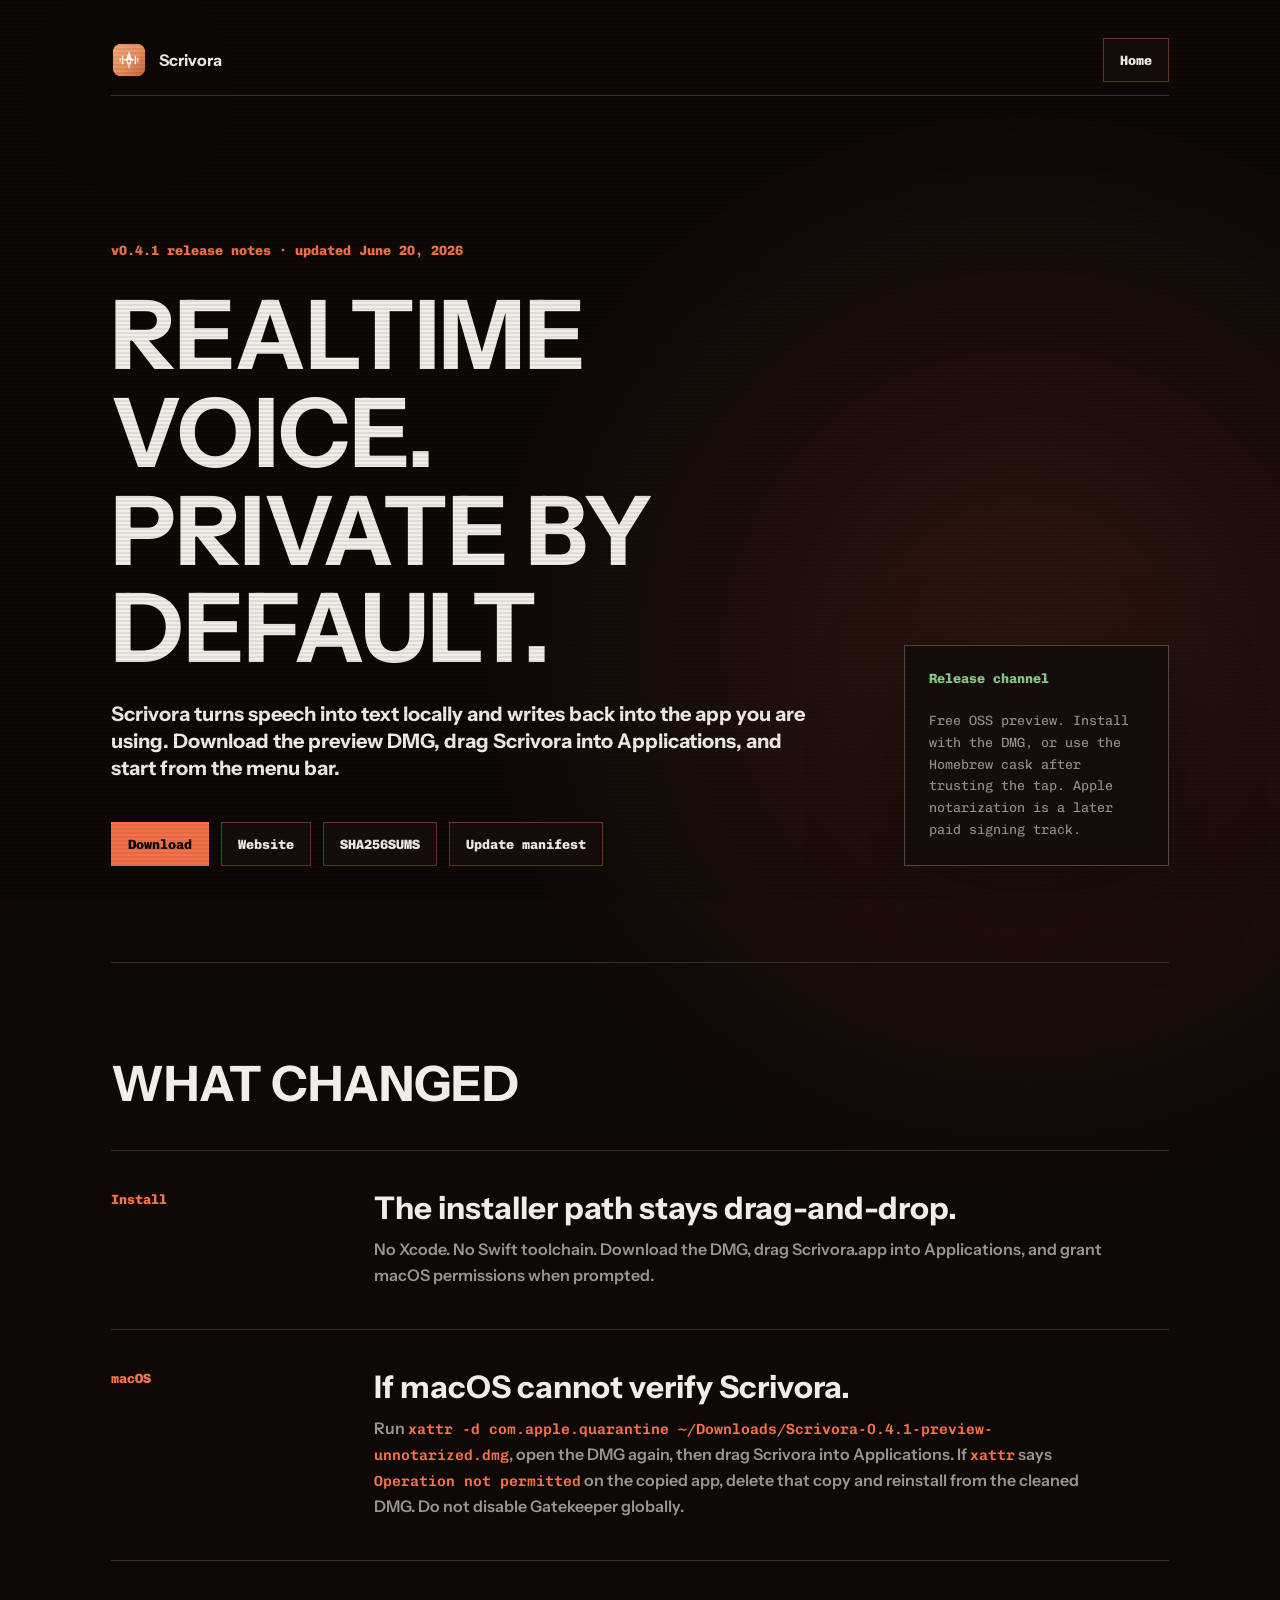
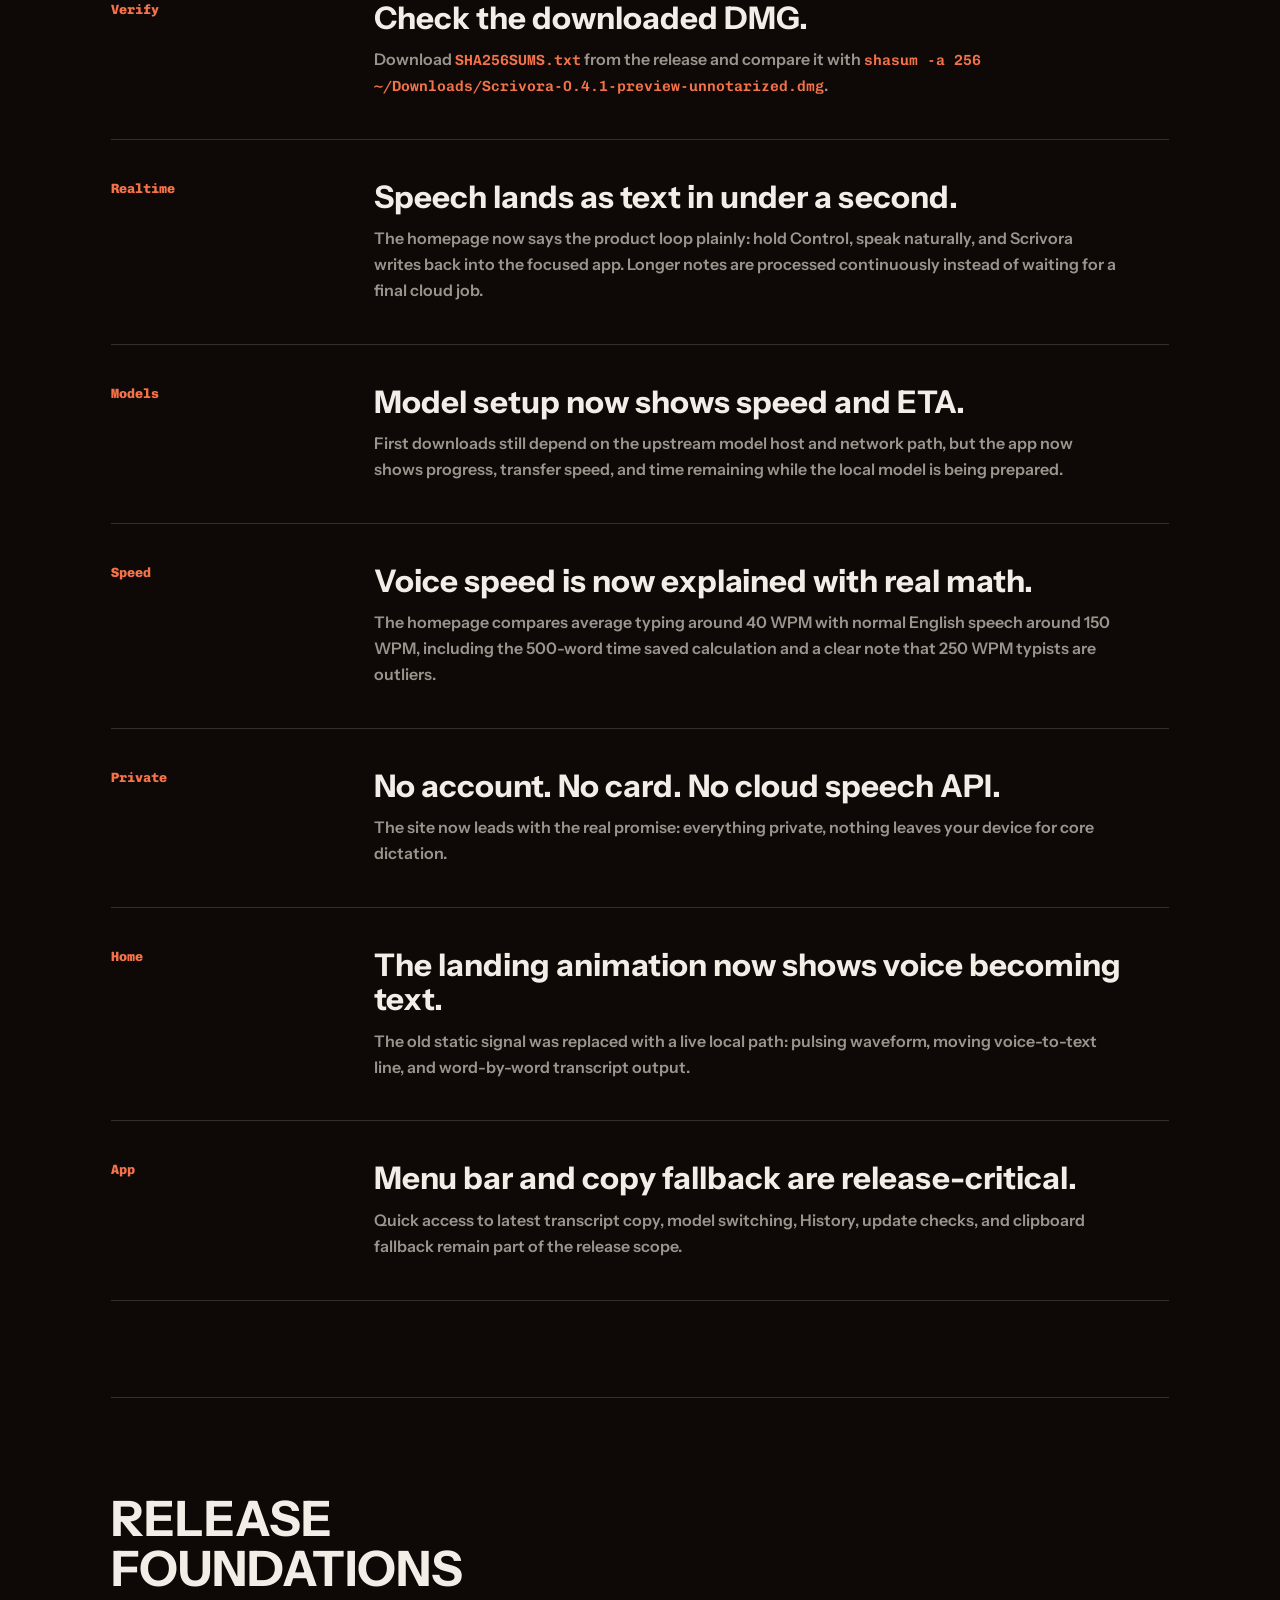
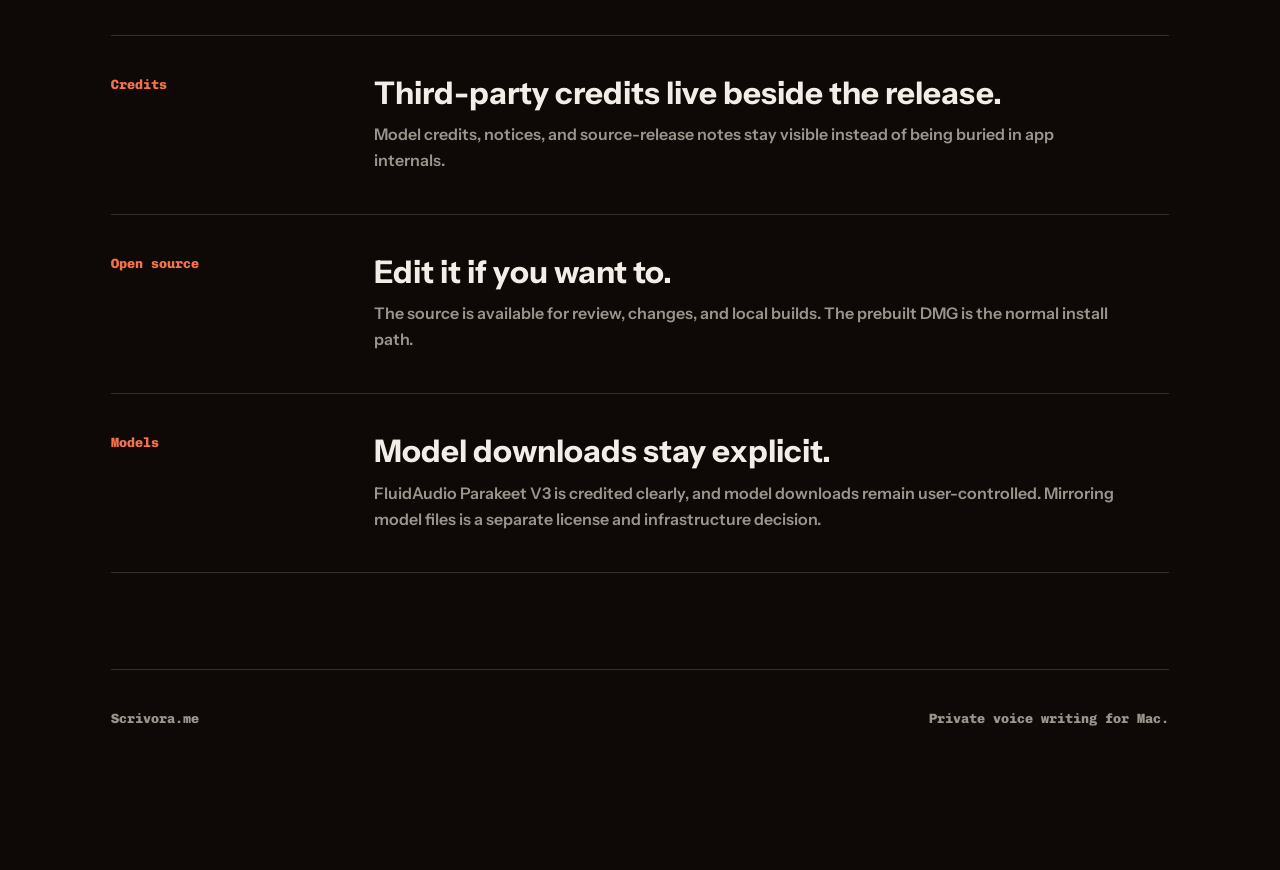
<file: releases/v0.4.1.html>
<!doctype html>
<html lang="en">
<head>
  <meta charset="utf-8">
  <meta name="viewport" content="width=device-width, initial-scale=1, viewport-fit=cover">
  <title>Scrivora v0.4.1 Release Notes</title>
  <meta name="description" content="Scrivora v0.4.1 release notes: realtime local dictation, private by default, no account, no card, no cloud speech API.">
  <meta name="theme-color" content="#1f1714">
  <link rel="canonical" href="https://scrivora.me/releases/v0.4.1.html">
  <link rel="icon" href="/Assets/ScrivoraIcon.png">
  <link rel="apple-touch-icon" href="/Assets/ScrivoraIcon.png">
  <link rel="stylesheet" href="/tokens.css">
  <style>
    /* Hallmark · macrostructure: Release Ledger · tone: austere technical · anchor hue: terracotta · nav: N9 · footer: Ft5 */
    @import url("https://fonts.googleapis.com/css2?family=Chivo+Mono:wght@400;600;700;800&family=Instrument+Sans:wght@400;500;600;700;800;900&display=swap");

    * {
      box-sizing: border-box;
    }

    html,
    body {
      overflow-x: clip;
      background: var(--color-paper);
      color: var(--color-ink);
    }

    body {
      min-width: 320px;
      margin: 0;
      background: var(--gradient-page), var(--color-paper);
      font-family: var(--font-body);
      letter-spacing: 0;
      text-rendering: optimizeLegibility;
      -webkit-font-smoothing: antialiased;
    }

    body::before {
      content: "";
      position: fixed;
      inset: 0;
      z-index: 20;
      pointer-events: none;
      background: var(--pattern-scanline);
      opacity: 0.38;
    }

    a {
      color: inherit;
    }

    img {
      display: block;
      max-width: 100%;
    }

    h1,
    h2,
    h3,
    p {
      margin: 0;
    }

    h1,
    h2,
    h3 {
      min-width: 0;
      overflow-wrap: anywhere;
      font-family: var(--font-display);
      font-style: normal;
      font-weight: 900;
      letter-spacing: 0;
    }

    p {
      color: var(--color-ink-soft);
      font-size: var(--text-base);
      line-height: 1.62;
    }

    .release-shell {
      width: min(100%, var(--page-max));
      margin-inline: auto;
      padding: var(--space-lg) var(--page-gutter) var(--space-4xl);
    }

    .top {
      display: flex;
      align-items: center;
      justify-content: space-between;
      gap: var(--space-lg);
      min-height: 72px;
      border-block-end: var(--rule-hair) solid var(--color-rule);
    }

    .brand,
    .top-link,
    .button {
      white-space: nowrap;
    }

    .brand {
      display: inline-flex;
      align-items: center;
      gap: var(--space-sm);
      color: var(--color-ink);
      font-family: var(--font-display);
      font-weight: 900;
      text-decoration: none;
    }

    .brand img {
      width: 36px;
      height: 36px;
      border-radius: var(--radius-sm);
      box-shadow: var(--shadow-soft);
    }

    .top-link,
    .button {
      display: inline-flex;
      align-items: center;
      justify-content: center;
      min-height: 44px;
      border: var(--rule-hair) solid var(--color-accent-rule);
      background: var(--color-paper-2);
      color: var(--color-ink);
      font-family: var(--font-mono);
      font-size: var(--text-sm);
      font-weight: 800;
      text-decoration: none;
      transition: transform var(--dur-short) var(--ease-out), border-color var(--dur-short) var(--ease-out), background-color var(--dur-short) var(--ease-out);
    }

    .top-link,
    .button {
      padding-inline: var(--space-md);
    }

    .button.primary {
      background: var(--color-accent);
      border-color: var(--color-accent);
      color: var(--color-paper);
    }

    .brand:hover,
    .brand:focus-visible {
      color: var(--color-accent);
      outline: 0;
    }

    .top-link:hover,
    .button:hover,
    .top-link:focus-visible,
    .button:focus-visible {
      transform: translateY(-1px);
      border-color: var(--color-accent);
      outline: 0;
    }

    .brand:focus-visible,
    .top-link:focus-visible,
    .button:focus-visible {
      outline: 2px solid var(--color-accent);
      outline-offset: 4px;
    }

    .top-link:active,
    .button:active {
      transform: translateY(1px);
    }

    .button[aria-disabled="true"],
    .top-link[aria-disabled="true"] {
      color: var(--color-muted);
      cursor: not-allowed;
      background: var(--color-paper-3);
      border-color: var(--color-rule);
      pointer-events: none;
    }

    .release-hero {
      display: grid;
      grid-template-columns: minmax(0, 1fr) minmax(240px, 0.38fr);
      gap: var(--space-3xl);
      align-items: end;
      padding-block: var(--space-4xl) var(--space-3xl);
      border-block-end: var(--rule-hair) solid var(--color-rule);
    }

    .kicker {
      color: var(--color-accent);
      font-family: var(--font-mono);
      font-size: var(--text-sm);
      font-weight: 800;
    }

    h1 {
      max-width: 12ch;
      margin-block-start: var(--space-lg);
      color: var(--color-ink);
      font-size: var(--text-display);
      line-height: 1.02;
      text-transform: uppercase;
    }

    .lead {
      max-width: 66ch;
      margin-block-start: var(--space-lg);
      color: var(--color-ink);
      font-size: var(--text-md);
      font-weight: 800;
      line-height: 1.34;
    }

    .release-card {
      display: grid;
      gap: var(--space-lg);
      padding: var(--space-lg);
      border: var(--rule-hair) solid var(--color-rule-strong);
      background: var(--color-paper-2);
      box-shadow: var(--shadow-soft);
    }

    .release-card strong {
      color: var(--color-device);
      font-family: var(--font-mono);
      font-size: var(--text-sm);
      font-weight: 800;
    }

    .release-card p {
      color: var(--color-muted);
      font-family: var(--font-mono);
      font-size: var(--text-sm);
    }

    .actions {
      display: flex;
      flex-wrap: wrap;
      gap: var(--space-sm);
      margin-block-start: var(--space-xl);
    }

    .note-section {
      padding-block: var(--space-3xl);
      border-block-end: var(--rule-hair) solid var(--color-rule);
    }

    .note-section h2 {
      max-width: 15ch;
      color: var(--color-ink);
      font-size: var(--text-3xl);
      line-height: 1.04;
      text-transform: uppercase;
    }

    .note-list {
      display: grid;
      margin-block-start: var(--space-xl);
      border-block-start: var(--rule-hair) solid var(--color-rule);
    }

    .note-item {
      display: grid;
      grid-template-columns: minmax(120px, 0.28fr) minmax(0, 1fr);
      gap: var(--space-xl);
      padding-block: var(--space-xl);
      border-block-end: var(--rule-hair) solid var(--color-rule);
    }

    .note-item strong {
      color: var(--color-accent);
      font-family: var(--font-mono);
      font-size: var(--text-sm);
      font-weight: 800;
    }

    .note-item h3 {
      color: var(--color-ink);
      font-size: var(--text-xl);
      line-height: 1.1;
    }

    .note-item p {
      max-width: 68ch;
      margin-block-start: var(--space-sm);
      color: var(--color-muted);
      font-weight: 600;
    }

    code {
      color: var(--color-accent);
      font-family: var(--font-mono);
      font-size: 0.92em;
    }

    .footer {
      display: flex;
      align-items: center;
      justify-content: space-between;
      gap: var(--space-lg);
      padding-block-start: var(--space-xl);
      color: var(--color-muted);
      font-family: var(--font-mono);
      font-size: var(--text-sm);
      font-weight: 800;
    }

    @media (max-width: 64rem) {
      .release-hero {
        grid-template-columns: minmax(0, 1fr);
      }
    }

    @media (max-width: 42rem) {
      .release-shell {
        padding-block-start: var(--space-md);
      }

      .top,
      .footer {
        align-items: flex-start;
        flex-direction: column;
      }

      h1 {
        font-size: clamp(2.75rem, 12vw, 3.6rem);
      }

      .note-item {
        grid-template-columns: minmax(0, 1fr);
        gap: var(--space-sm);
      }
    }

    @media (prefers-reduced-motion: reduce) {
      *,
      *::before,
      *::after {
        animation-duration: 150ms !important;
        animation-iteration-count: 1 !important;
        transition-duration: 150ms !important;
      }
    }
  </style>
</head>
<body>
  <main class="release-shell">
    <div class="top">
      <a class="brand" href="/" aria-label="Back to Scrivora">
        <img src="/Assets/ScrivoraIcon.png" alt="" width="72" height="72">
        <span>Scrivora</span>
      </a>
      <a class="top-link" href="/">Home</a>
    </div>

    <section class="release-hero" aria-labelledby="release-title">
      <div>
        <p class="kicker">v0.4.1 release notes · updated June 20, 2026</p>
        <h1 id="release-title">Realtime voice. Private by default.</h1>
        <p class="lead">Scrivora turns speech into text locally and writes back into the app you are using. Download the preview DMG, drag Scrivora into Applications, and start from the menu bar.</p>
        <div class="actions">
          <a class="button primary" href="https://github.com/rebel0789/scrivora/releases/download/v0.4.1/Scrivora-0.4.1-preview-unnotarized.dmg">Download</a>
          <a class="button" href="/">Website</a>
          <a class="button" href="https://github.com/rebel0789/scrivora/releases/download/v0.4.1/SHA256SUMS.txt">SHA256SUMS</a>
          <a class="button" href="/updates/stable.json">Update manifest</a>
        </div>
      </div>

      <aside class="release-card" aria-label="Release channel">
        <strong>Release channel</strong>
        <p>Free OSS preview. Install with the DMG, or use the Homebrew cask after trusting the tap. Apple notarization is a later paid signing track.</p>
      </aside>
    </section>

    <section class="note-section" aria-labelledby="new-title">
      <h2 id="new-title">What changed</h2>
      <div class="note-list">
        <article class="note-item">
          <strong>Install</strong>
          <div>
            <h3>The installer path stays drag-and-drop.</h3>
            <p>No Xcode. No Swift toolchain. Download the DMG, drag Scrivora.app into Applications, and grant macOS permissions when prompted.</p>
          </div>
        </article>
        <article class="note-item">
          <strong>macOS</strong>
          <div>
            <h3>If macOS cannot verify Scrivora.</h3>
            <p>Run <code>xattr -d com.apple.quarantine ~/Downloads/Scrivora-0.4.1-preview-unnotarized.dmg</code>, open the DMG again, then drag Scrivora into Applications. If <code>xattr</code> says <code>Operation not permitted</code> on the copied app, delete that copy and reinstall from the cleaned DMG. Do not disable Gatekeeper globally.</p>
          </div>
        </article>
        <article class="note-item">
          <strong>Verify</strong>
          <div>
            <h3>Check the downloaded DMG.</h3>
            <p>Download <code>SHA256SUMS.txt</code> from the release and compare it with <code>shasum -a 256 ~/Downloads/Scrivora-0.4.1-preview-unnotarized.dmg</code>.</p>
          </div>
        </article>
        <article class="note-item">
          <strong>Realtime</strong>
          <div>
            <h3>Speech lands as text in under a second.</h3>
            <p>The homepage now says the product loop plainly: hold Control, speak naturally, and Scrivora writes back into the focused app. Longer notes are processed continuously instead of waiting for a final cloud job.</p>
          </div>
        </article>
        <article class="note-item">
          <strong>Models</strong>
          <div>
            <h3>Model setup now shows speed and ETA.</h3>
            <p>First downloads still depend on the upstream model host and network path, but the app now shows progress, transfer speed, and time remaining while the local model is being prepared.</p>
          </div>
        </article>
        <article class="note-item">
          <strong>Speed</strong>
          <div>
            <h3>Voice speed is now explained with real math.</h3>
            <p>The homepage compares average typing around 40 WPM with normal English speech around 150 WPM, including the 500-word time saved calculation and a clear note that 250 WPM typists are outliers.</p>
          </div>
        </article>
        <article class="note-item">
          <strong>Private</strong>
          <div>
            <h3>No account. No card. No cloud speech API.</h3>
            <p>The site now leads with the real promise: everything private, nothing leaves your device for core dictation.</p>
          </div>
        </article>
        <article class="note-item">
          <strong>Home</strong>
          <div>
            <h3>The landing animation now shows voice becoming text.</h3>
            <p>The old static signal was replaced with a live local path: pulsing waveform, moving voice-to-text line, and word-by-word transcript output.</p>
          </div>
        </article>
        <article class="note-item">
          <strong>App</strong>
          <div>
            <h3>Menu bar and copy fallback are release-critical.</h3>
            <p>Quick access to latest transcript copy, model switching, History, update checks, and clipboard fallback remain part of the release scope.</p>
          </div>
        </article>
      </div>
    </section>

    <section class="note-section" aria-labelledby="ship-title">
      <h2 id="ship-title">Release foundations</h2>
      <div class="note-list">
        <article class="note-item">
          <strong>Credits</strong>
          <div>
            <h3>Third-party credits live beside the release.</h3>
            <p>Model credits, notices, and source-release notes stay visible instead of being buried in app internals.</p>
          </div>
        </article>
        <article class="note-item">
          <strong>Open source</strong>
          <div>
            <h3>Edit it if you want to.</h3>
            <p>The source is available for review, changes, and local builds. The prebuilt DMG is the normal install path.</p>
          </div>
        </article>
        <article class="note-item">
          <strong>Models</strong>
          <div>
            <h3>Model downloads stay explicit.</h3>
            <p>FluidAudio Parakeet V3 is credited clearly, and model downloads remain user-controlled. Mirroring model files is a separate license and infrastructure decision.</p>
          </div>
        </article>
      </div>
    </section>

    <footer class="footer">
      <span>Scrivora.me</span>
      <span>Private voice writing for Mac.</span>
    </footer>
  </main>
</body>
</html>
</file>
<file: tokens.css>
/* Hallmark · pre-emit critique: P5 H4 E5 S5 R5 V4
 * Hallmark · genre: atmospheric · macrostructure: Manifesto · theme: Terminal-adjacent · tone: austere technical · anchor hue: terracotta · enrichment: Tier-B realtime voice engine · nav: N9 · footer: Ft5
 * Hallmark · contrast: pass (40-41) · slop: pass (42-45) · honest: pass (46) · chrome: pass (47) · tokens: pass (48) · responsive: pass (49) · mobile: pass (34,49,50-57) · icons: pass (30)
 */
:root {
  --color-paper: oklch(14% 0.012 40);
  --color-paper-2: oklch(17% 0.014 40);
  --color-paper-3: oklch(21% 0.014 40);
  --color-ink: oklch(95% 0.01 82);
  --color-ink-soft: oklch(84% 0.012 82);
  --color-muted: oklch(67% 0.012 82);
  --color-dim: oklch(48% 0.014 65);
  --color-rule: oklch(31% 0.014 45);
  --color-rule-strong: oklch(42% 0.018 45);
  --color-accent: oklch(70% 0.17 38);
  --color-accent-strong: oklch(62% 0.18 35);
  --color-accent-soft: oklch(70% 0.17 38 / 0.14);
  --color-accent-rule: oklch(70% 0.17 38 / 0.38);
  --color-device: oklch(78% 0.12 145);
  --color-transparent: transparent;
  --color-scanline: oklch(95% 0.01 82 / 0.055);
  --color-noise: oklch(8% 0.01 40 / 0.2);
  --color-glow: oklch(70% 0.17 38 / 0.24);
  --color-shadow: oklch(6% 0.01 40 / 0.36);
  --gradient-page: radial-gradient(circle at 80% 16%, var(--color-accent-soft), var(--color-transparent) 34rem);
  --gradient-hero: radial-gradient(circle at 76% 42%, var(--color-accent-soft), var(--color-transparent) 28rem);
  --pattern-grid: linear-gradient(var(--color-rule) 1px, var(--color-transparent) 1px), linear-gradient(90deg, var(--color-rule) 1px, var(--color-transparent) 1px);
  --pattern-scanline: repeating-linear-gradient(0deg, var(--color-transparent) 0, var(--color-transparent) 2px, var(--color-noise) 2px, var(--color-noise) 4px);
  --shadow-soft: 0 28px 90px var(--color-shadow);

  --font-display: "Geist", "Instrument Sans", -apple-system, BlinkMacSystemFont, "Segoe UI", sans-serif;
  --font-body: "Geist", "Instrument Sans", -apple-system, BlinkMacSystemFont, "Segoe UI", sans-serif;
  --font-mono: "Chivo Mono", "SF Mono", ui-monospace, Menlo, monospace;

  --space-3xs: 0.125rem;
  --space-2xs: 0.25rem;
  --space-xs: 0.5rem;
  --space-sm: 0.75rem;
  --space-md: 1rem;
  --space-lg: 1.5rem;
  --space-xl: 2.5rem;
  --space-2xl: 4rem;
  --space-3xl: 6rem;
  --space-4xl: 9rem;

  --text-xs: 0.72rem;
  --text-sm: 0.84rem;
  --text-base: 1rem;
  --text-md: 1.25rem;
  --text-lg: 1.56rem;
  --text-xl: 1.95rem;
  --text-2xl: 2.44rem;
  --text-3xl: 3.05rem;
  --text-4xl: 3.8rem;
  --text-display-s: clamp(2.75rem, 8vw, 5.25rem);
  --text-display: clamp(3.5rem, 11vw, 6rem);

  --ease-out: cubic-bezier(0.16, 1, 0.3, 1);
  --ease-in: cubic-bezier(0.7, 0, 0.84, 0);
  --ease-in-out: cubic-bezier(0.65, 0, 0.35, 1);
  --dur-micro: 120ms;
  --dur-short: 220ms;
  --dur-long: 420ms;

  --rule-hair: 1px;
  --radius-xs: 4px;
  --radius-sm: 8px;
  --radius-md: 12px;
  --radius-lg: 18px;
  --page-gutter: clamp(1rem, 4vw, 4rem);
  --page-max: 1160px;
}
</file>
